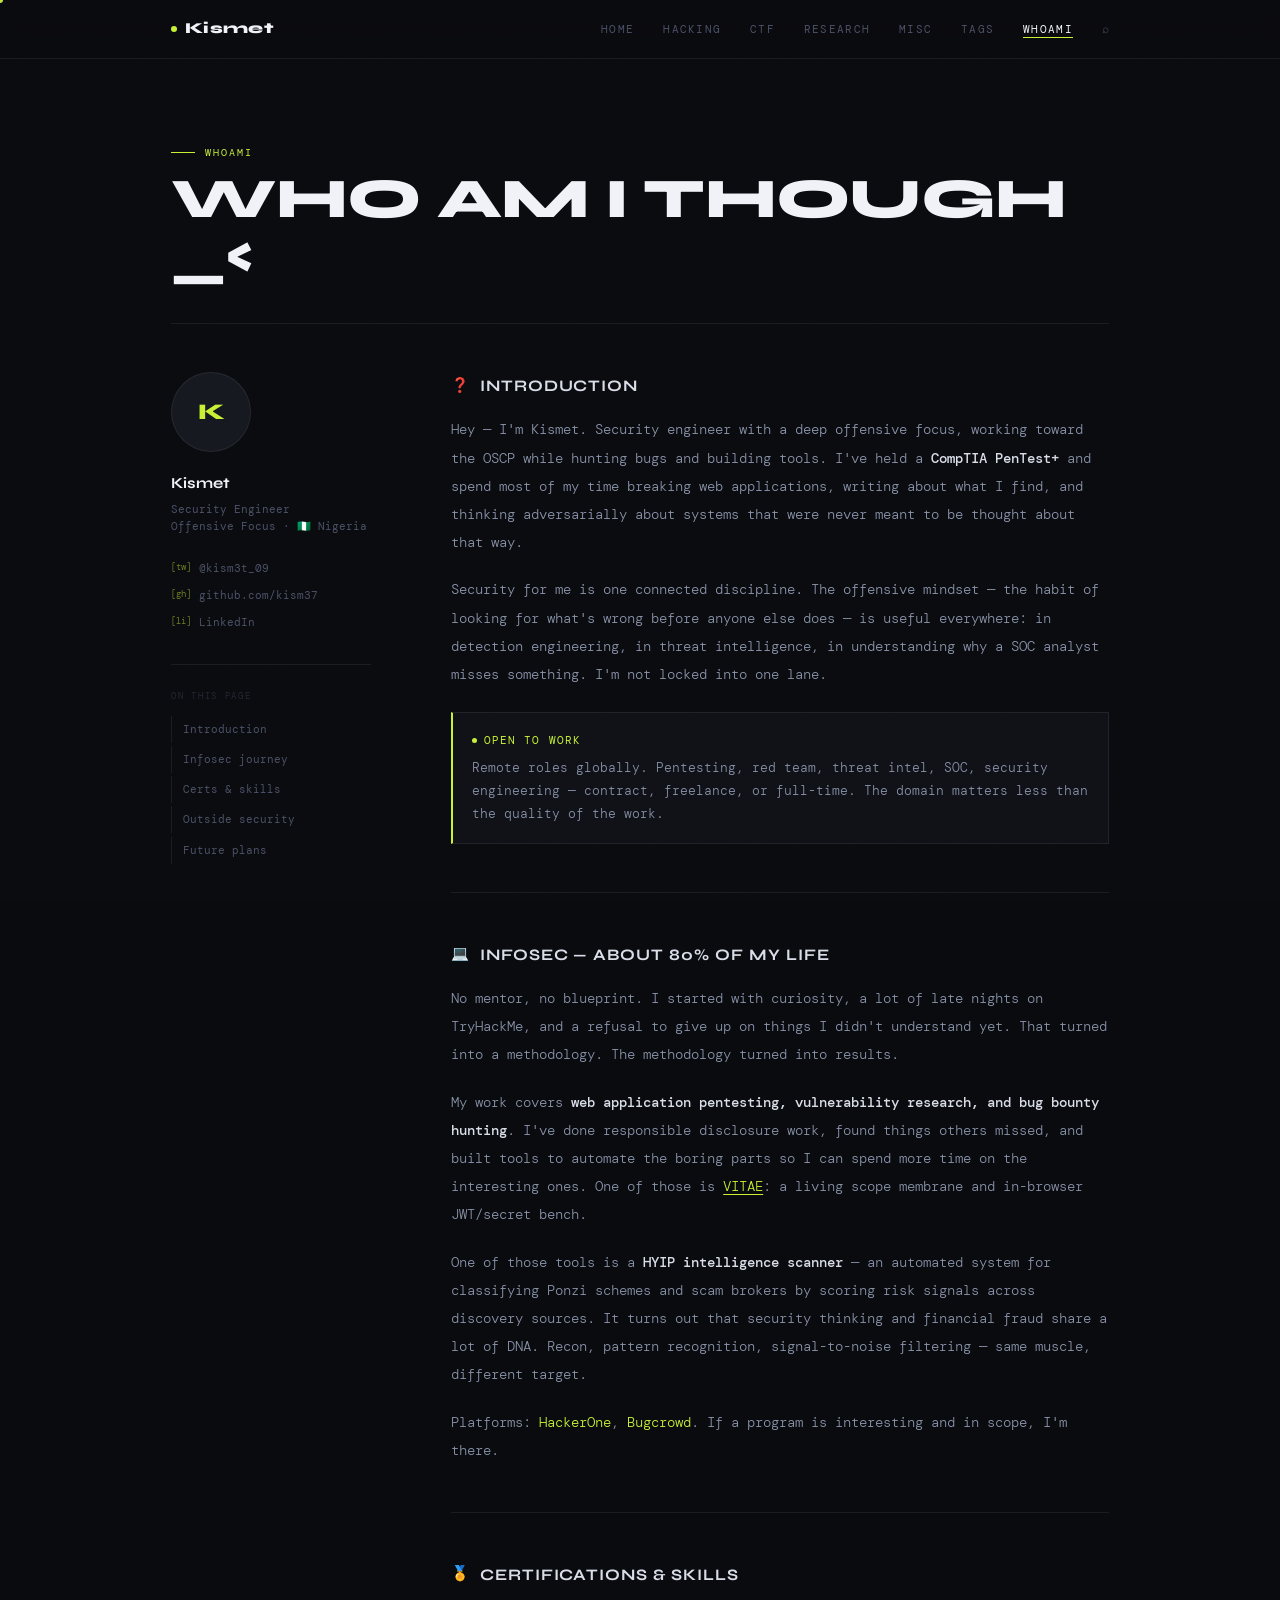
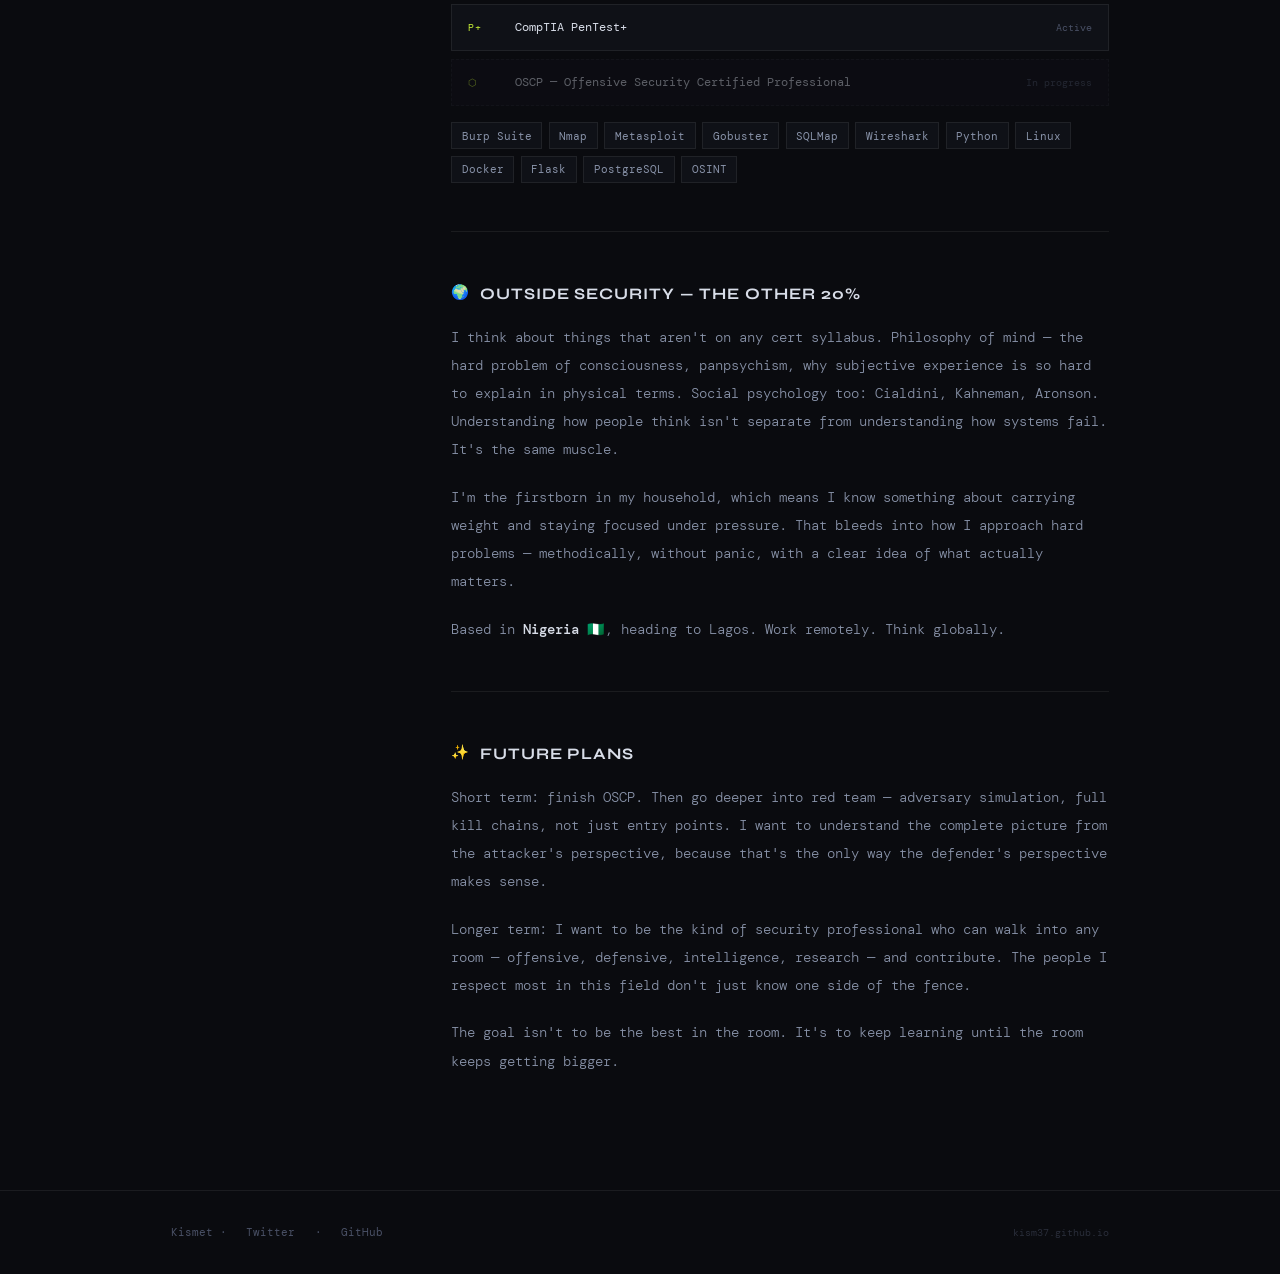
<file: whoami.html>
<!DOCTYPE html>
<html lang="en">
<head>
  <meta charset="UTF-8" />
  <meta name="viewport" content="width=device-width, initial-scale=1.0" />
  <title>Whoami — Kismet</title>
  <link rel="preconnect" href="https://fonts.googleapis.com" />
  <link rel="preconnect" href="https://fonts.gstatic.com" crossorigin />
  <link href="https://fonts.googleapis.com/css2?family=Instrument+Serif:ital@0;1&family=DM+Mono:wght@300;400;500&family=Syne:wght@400;700;800&display=swap" rel="stylesheet" />
  <link rel="stylesheet" href="assets/style.css" />
  <style>
    .whoami-wrap {
      display: grid;
      grid-template-columns: 200px 1fr;
      gap: 5rem;
      padding-top: 3rem;
    }
    /* Sidebar */
    .ws { position: sticky; top: 6rem; align-self: start; }
    .ws-avatar {
      width: 80px; height: 80px; border-radius: 50%;
      background: var(--ink3); border: 1px solid var(--rule);
      display: flex; align-items: center; justify-content: center;
      font-family: var(--sans); font-weight: 800;
      font-size: 1.4rem; color: var(--lime);
      margin-bottom: 1.2rem; overflow: hidden;
    }
    .ws-avatar img { width: 100%; height: 100%; object-fit: cover; border-radius: 50%; }
    .ws-name { font-family: var(--sans); font-weight: 700; font-size: .95rem; color: var(--white); margin-bottom: .2rem; }
    .ws-role { font-size: .7rem; color: var(--dim); line-height: 1.6; margin-bottom: 1.4rem; }
    .ws-link { display: flex; align-items: center; gap: .5rem; font-size: .7rem; color: var(--dim); text-decoration: none; margin-bottom: .5rem; transition: color .15s; }
    .ws-link:hover { color: var(--lime); }
    .ws-link-pre { font-size: .58rem; color: var(--lime); opacity: .5; min-width: 1.2rem; }
    .ws-toc { margin-top: 2rem; padding-top: 1.5rem; border-top: 1px solid var(--rule); }
    .ws-toc-label { font-size: .58rem; letter-spacing: .18em; text-transform: uppercase; color: var(--dim); opacity: .4; margin-bottom: .7rem; }
    .ws-toc a { display: block; font-size: .7rem; color: var(--dim); text-decoration: none; padding: .25rem 0; transition: color .15s; border-left: 1px solid var(--rule); padding-left: .7rem; margin-bottom: .2rem; }
    .ws-toc a:hover { color: var(--lime); border-left-color: var(--lime); }

    /* Article */
    .wa h2 {
      font-family: var(--sans); font-weight: 700;
      font-size: 1rem; letter-spacing: .06em; text-transform: uppercase;
      color: var(--bright); margin: 3rem 0 1rem;
      padding-top: 3rem; border-top: 1px solid var(--rule);
      display: flex; align-items: center; gap: .6rem;
    }
    .wa h2:first-child { margin-top: 0; padding-top: 0; border-top: none; }
    .wa h2 .emoji { font-size: .9rem; }
    .wa p {
      font-size: .88rem; font-weight: 300;
      color: var(--mid); line-height: 2;
      margin-bottom: 1.2rem;
    }
    .wa p strong { color: var(--bright); font-weight: 500; }
    .wa p em { color: var(--lime); font-style: normal; }
    .wa a { color: var(--lime); text-underline-offset: 3px; }
    .wa ul { margin: 0 0 1.2rem 0; list-style: none; display: flex; flex-direction: column; gap: .45rem; }
    .wa li { font-size: .86rem; font-weight: 300; color: var(--mid); padding-left: 1.2rem; position: relative; line-height: 1.75; }
    .wa li::before { content: '—'; position: absolute; left: 0; color: var(--lime); font-size: .7rem; }

    /* Cert list */
    .cert-row { display: flex; flex-direction: column; gap: .5rem; margin: 1rem 0; }
    .cert-item {
      display: flex; align-items: center; gap: .9rem;
      padding: .75rem 1rem; background: var(--ink2);
      border: 1px solid var(--rule); font-size: .78rem;
    }
    .ci-badge { font-size: .6rem; color: var(--lime); min-width: 2rem; letter-spacing: .06em; }
    .ci-name { color: var(--bright); flex: 1; }
    .ci-status { font-size: .65rem; color: var(--dim); }
    .cert-item.wip { opacity: .4; border-style: dashed; }

    /* Chips */
    .chips { display: flex; flex-wrap: wrap; gap: .4rem; margin: .8rem 0 1.2rem; }
    .chip { padding: .2rem .6rem; background: var(--ink2); border: 1px solid var(--rule); font-size: .68rem; color: var(--mid); }

    /* Open to work */
    .otw {
      padding: 1.1rem 1.2rem; background: var(--ink2);
      border: 1px solid var(--rule); border-left: 2px solid var(--lime);
      margin: 1.5rem 0;
    }
    .otw-h { font-size: .7rem; letter-spacing: .1em; text-transform: uppercase; color: var(--lime); margin-bottom: .4rem; display: flex; align-items: center; gap: .4rem; }
    .otw-h::before { content: ''; width: 5px; height: 5px; border-radius: 50%; background: var(--lime); animation: pulse 2s infinite; }
    @keyframes pulse { 0%,100%{box-shadow:0 0 0 0 rgba(200,241,53,.4)} 50%{box-shadow:0 0 0 4px rgba(200,241,53,0)} }
    .otw-b { font-size: .8rem; font-weight: 300; color: var(--mid); line-height: 1.8; }

    @media (max-width: 800px) { .whoami-wrap { grid-template-columns: 1fr; } .ws { position: static; } }
  </style>
</head>
<body>
  <div id="k-cur"></div>
  <div id="kprog"></div>
  <div class="grain"></div>

  <div class="search-overlay" id="k-search">
    <div class="search-box">
      <input class="search-input" id="k-sinput" type="text" placeholder="Search..." autocomplete="off" />
      <div class="search-hint">/ to open &nbsp;·&nbsp; esc to close</div>
      <div class="search-results" id="k-sresults"></div>
    </div>
  </div>

  <nav>
    <div class="nav-inner">
      <a class="nav-logo" href="/"><span class="nav-logo-dot"></span>Kismet</a>
      <ul class="nav-links">
        <li><a href="/">home</a></li>
        <li><a href="posts/hacking/">hacking</a></li>
        <li><a href="posts/ctf/">ctf</a></li>
        <li><a href="posts/research/">research</a></li>
        <li><a href="posts/misc/">misc</a></li>
        <li><a href="tags.html">tags</a></li>
        <li><a href="whoami.html" class="active">whoami</a></li>
        <li><button class="nav-search" data-search>⌕</button></li>
      </ul>
    </div>
  </nav>

  <div class="wrap page-body">
    <div class="ptitle rev">
      <div class="label">whoami</div>
      <h1>WHO AM I THOUGH _&lt;</h1>
    </div>

    <div class="whoami-wrap">
      <aside class="ws rev">
        <div class="ws-avatar">K</div>
        <!-- Swap the K above for: <img src="assets/img/avatar.jpg" alt="Kismet" /> -->
        <div class="ws-name">Kismet</div>
        <div class="ws-role">Security Engineer<br/>Offensive Focus · 🇳🇬 Nigeria</div>
        <a href="https://twitter.com/kism3t_09" class="ws-link" target="_blank" rel="noopener"><span class="ws-link-pre">[tw]</span> @kism3t_09</a>
        <a href="https://github.com/kism37" class="ws-link" target="_blank" rel="noopener"><span class="ws-link-pre">[gh]</span> github.com/kism37</a>
        <a href="https://linkedin.com/in/YOUR_HANDLE" class="ws-link" target="_blank" rel="noopener"><span class="ws-link-pre">[li]</span> LinkedIn</a>
        <div class="ws-toc">
          <div class="ws-toc-label">On this page</div>
          <a href="#intro">Introduction</a>
          <a href="#infosec">Infosec journey</a>
          <a href="#certs">Certs & skills</a>
          <a href="#outside">Outside security</a>
          <a href="#plans">Future plans</a>
        </div>
      </aside>

      <article class="wa rev">

        <h2 id="intro"><span class="emoji">❓</span> Introduction</h2>
        <p>
          Hey — I'm Kismet. Security engineer with a deep offensive focus, working toward the OSCP while hunting bugs and building tools. I've held a <strong>CompTIA PenTest+</strong> and spend most of my time breaking web applications, writing about what I find, and thinking adversarially about systems that were never meant to be thought about that way.
        </p>
        <p>
          Security for me is one connected discipline. The offensive mindset — the habit of looking for what's wrong before anyone else does — is useful everywhere: in detection engineering, in threat intelligence, in understanding why a SOC analyst misses something. I'm not locked into one lane.
        </p>
        <div class="otw">
          <div class="otw-h">Open to work</div>
          <div class="otw-b">Remote roles globally. Pentesting, red team, threat intel, SOC, security engineering — contract, freelance, or full-time. The domain matters less than the quality of the work.</div>
        </div>

        <h2 id="infosec"><span class="emoji">💻</span> Infosec — about 80% of my life</h2>
        <p>
          No mentor, no blueprint. I started with curiosity, a lot of late nights on TryHackMe, and a refusal to give up on things I didn't understand yet. That turned into a methodology. The methodology turned into results.
        </p>
        <p>
          My work covers <strong>web application pentesting, vulnerability research, and bug bounty hunting</strong>. I've done responsible disclosure work, found things others missed, and built tools to automate the boring parts so I can spend more time on the interesting ones. One of those is <a href="/vitae/">VITAE</a>: a living scope membrane and in-browser JWT/secret bench.
        </p>
        <p>
          One of those tools is a <strong>HYIP intelligence scanner</strong> — an automated system for classifying Ponzi schemes and scam brokers by scoring risk signals across discovery sources. It turns out that security thinking and financial fraud share a lot of DNA. Recon, pattern recognition, signal-to-noise filtering — same muscle, different target.
        </p>
        <p>
          Platforms: <em>HackerOne</em>, <em>Bugcrowd</em>. If a program is interesting and in scope, I'm there.
        </p>

        <h2 id="certs"><span class="emoji">🏅</span> Certifications & Skills</h2>
        <div class="cert-row">
          <div class="cert-item">
            <span class="ci-badge">P+</span>
            <span class="ci-name">CompTIA PenTest+</span>
            <span class="ci-status">Active</span>
          </div>
          <div class="cert-item wip">
            <span class="ci-badge">⬡</span>
            <span class="ci-name">OSCP — Offensive Security Certified Professional</span>
            <span class="ci-status">In progress</span>
          </div>
        </div>
        <div class="chips">
          <span class="chip">Burp Suite</span>
          <span class="chip">Nmap</span>
          <span class="chip">Metasploit</span>
          <span class="chip">Gobuster</span>
          <span class="chip">SQLMap</span>
          <span class="chip">Wireshark</span>
          <span class="chip">Python</span>
          <span class="chip">Linux</span>
          <span class="chip">Docker</span>
          <span class="chip">Flask</span>
          <span class="chip">PostgreSQL</span>
          <span class="chip">OSINT</span>
        </div>

        <h2 id="outside"><span class="emoji">🌍</span> Outside security — the other 20%</h2>
        <p>
          I think about things that aren't on any cert syllabus. Philosophy of mind — the hard problem of consciousness, panpsychism, why subjective experience is so hard to explain in physical terms. Social psychology too: Cialdini, Kahneman, Aronson. Understanding how people think isn't separate from understanding how systems fail. It's the same muscle.
        </p>
        <p>
          I'm the firstborn in my household, which means I know something about carrying weight and staying focused under pressure. That bleeds into how I approach hard problems — methodically, without panic, with a clear idea of what actually matters.
        </p>
        <p>
          Based in <strong>Nigeria 🇳🇬</strong>, heading to Lagos. Work remotely. Think globally.
        </p>

        <h2 id="plans"><span class="emoji">✨</span> Future plans</h2>
        <p>
          Short term: finish OSCP. Then go deeper into red team — adversary simulation, full kill chains, not just entry points. I want to understand the complete picture from the attacker's perspective, because that's the only way the defender's perspective makes sense.
        </p>
        <p>
          Longer term: I want to be the kind of security professional who can walk into any room — offensive, defensive, intelligence, research — and contribute. The people I respect most in this field don't just know one side of the fence.
        </p>
        <p>
          The goal isn't to be the best in the room. It's to keep learning until the room keeps getting bigger.
        </p>

      </article>
    </div>
  </div>

  <footer>
    <div class="foot-inner">
      <div class="foot-l">Kismet · <a href="https://twitter.com/kism3t_09" target="_blank" rel="noopener">Twitter</a> · <a href="https://github.com/kism37" target="_blank" rel="noopener">GitHub</a></div>
      <div class="foot-r">kism37.github.io</div>
    </div>
  </footer>

  <script src="assets/main.js"></script>
</body>
</html>
</file>
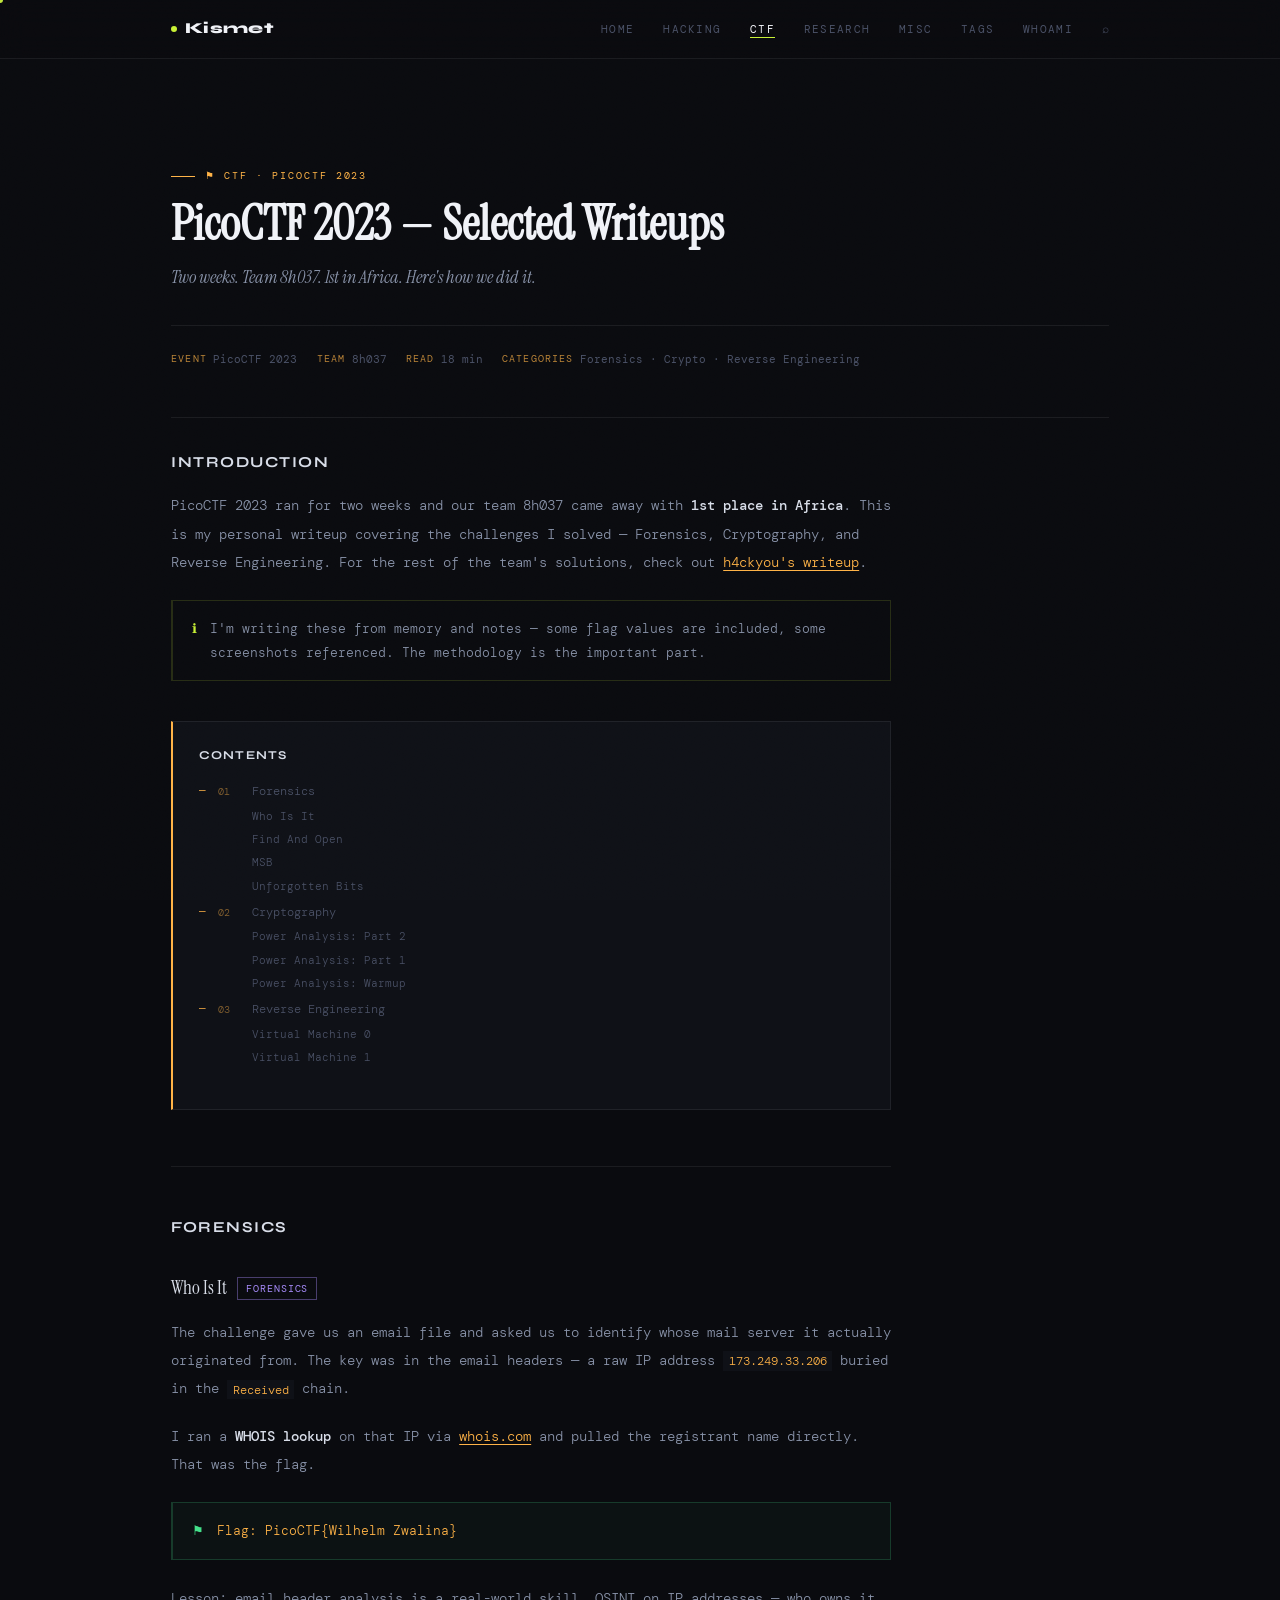
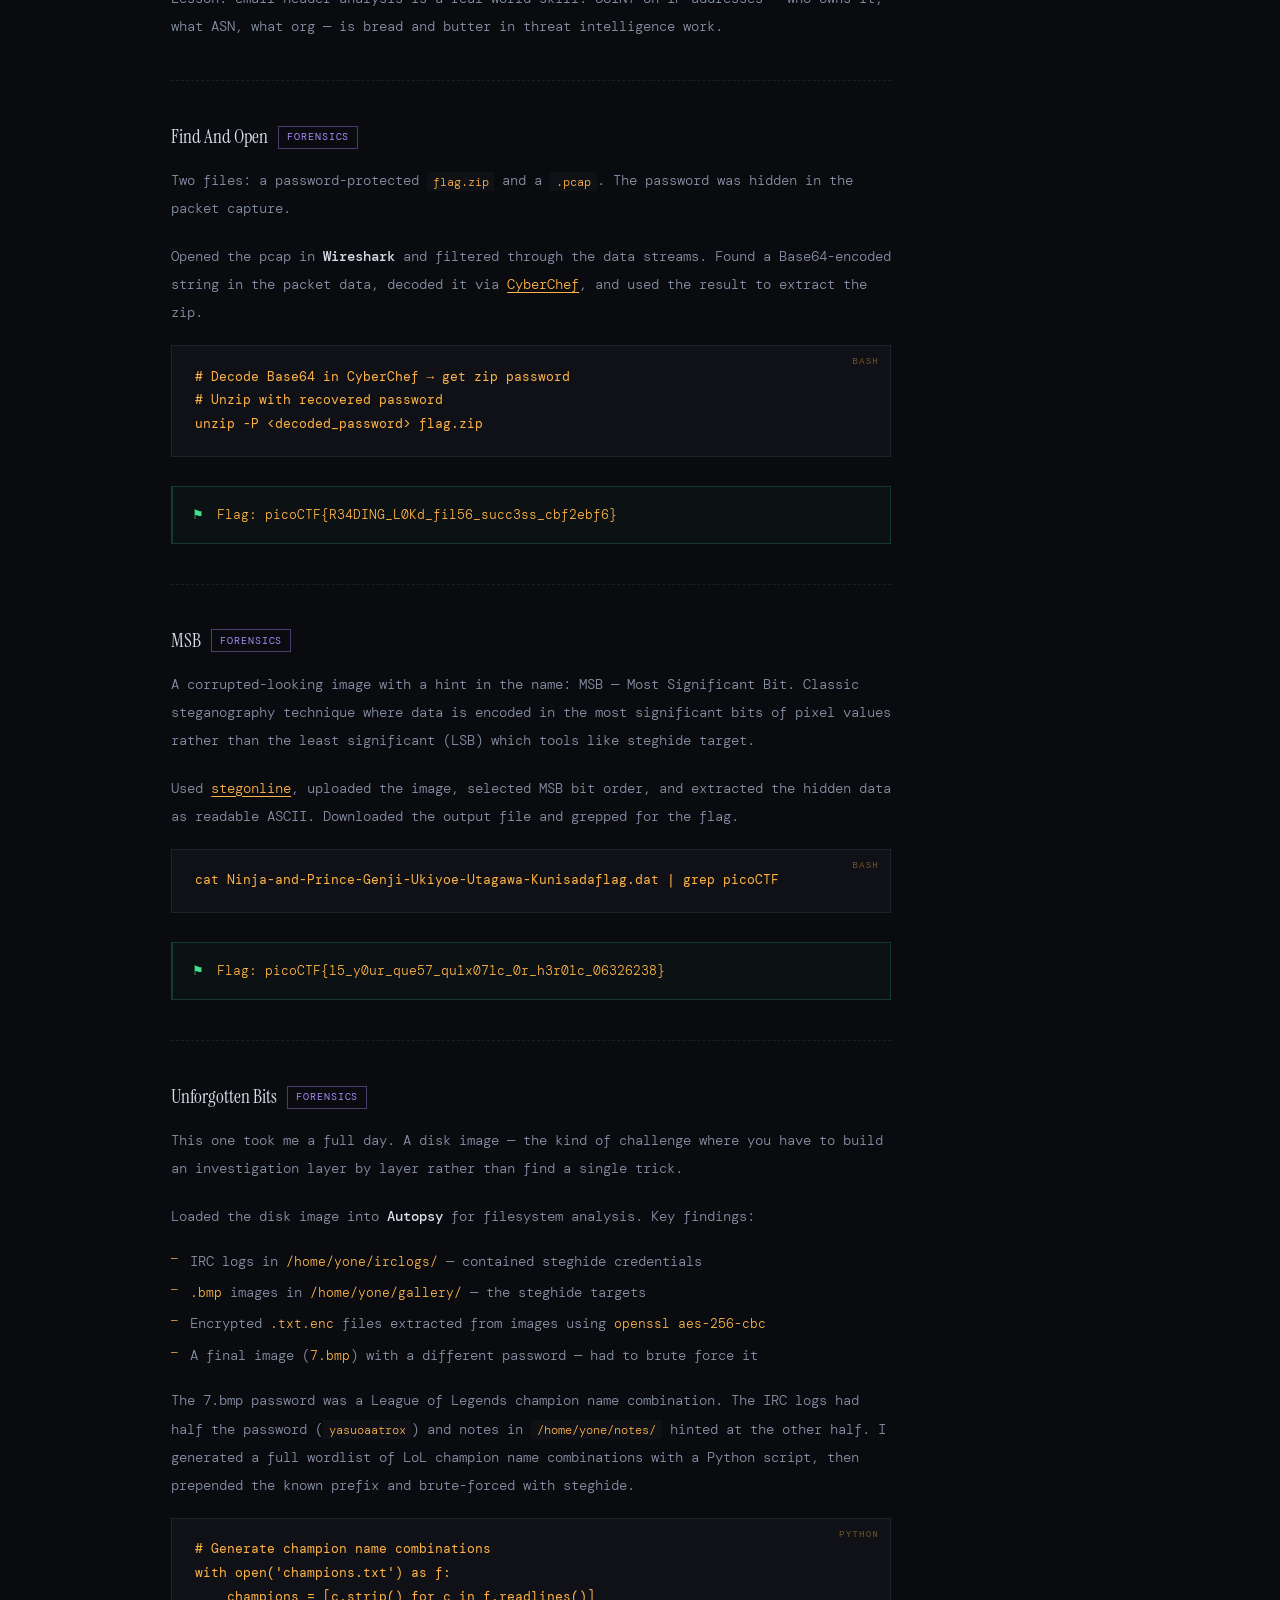
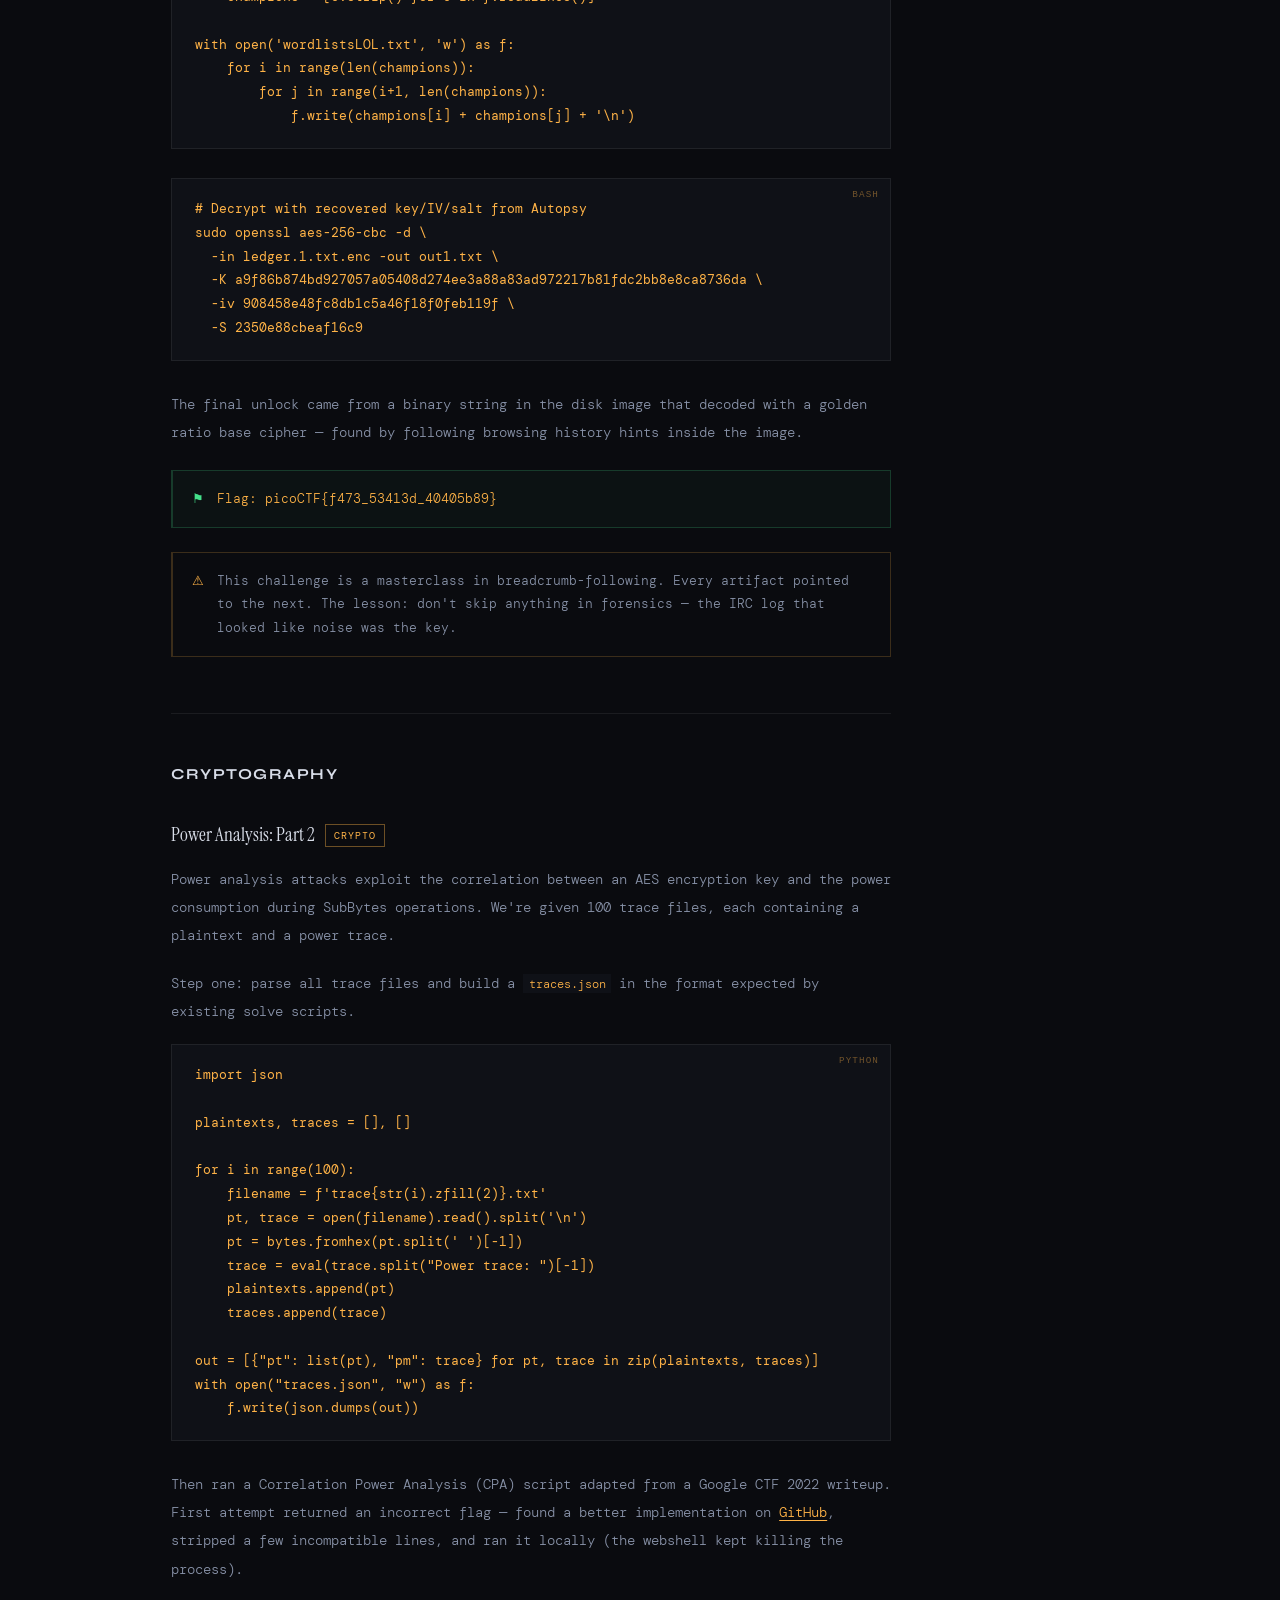
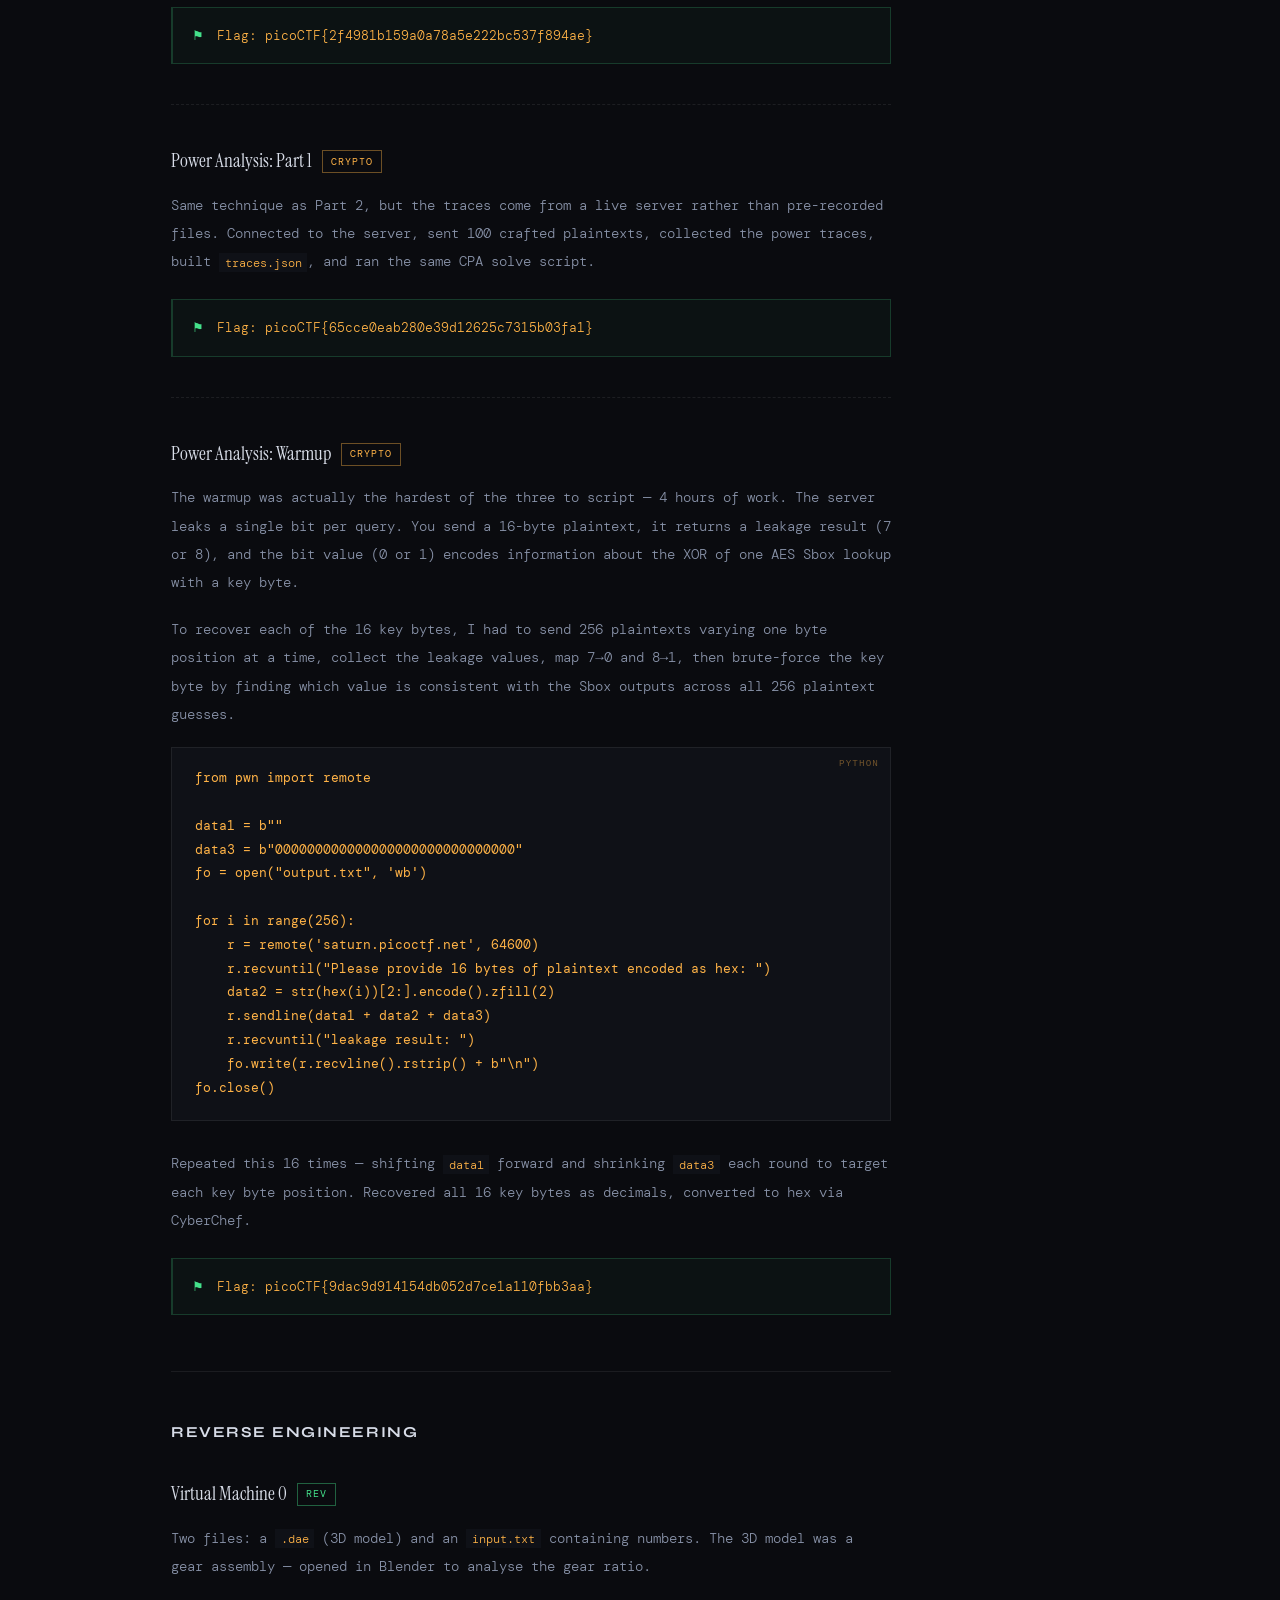
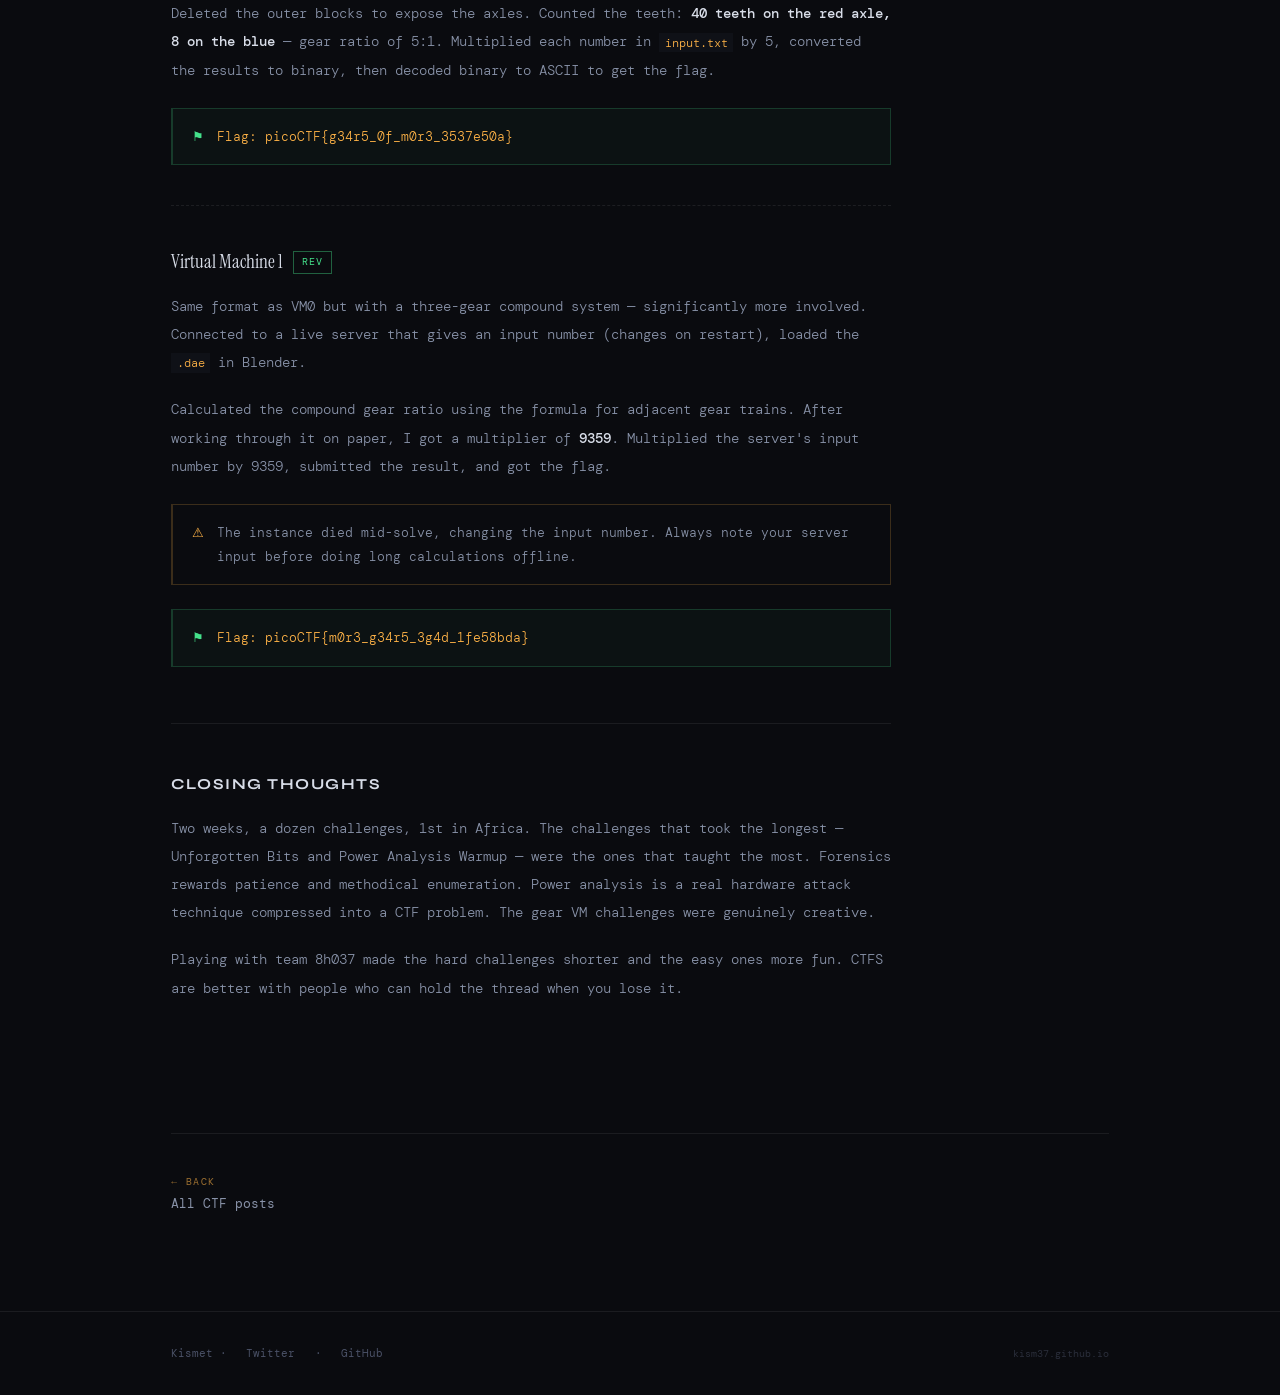
<file: posts/ctf/picoctf-2023.html>
<!DOCTYPE html>
<html lang="en">
<head>
  <meta charset="UTF-8" />
  <meta name="viewport" content="width=device-width, initial-scale=1.0" />
  <title>PicoCTF 2023 Writeup · Kismet</title>
  <link rel="preconnect" href="https://fonts.googleapis.com" />
  <link rel="preconnect" href="https://fonts.gstatic.com" crossorigin />
  <link href="https://fonts.googleapis.com/css2?family=Instrument+Serif:ital@0;1&family=DM+Mono:wght@300;400;500&family=Syne:wght@400;700;800&display=swap" rel="stylesheet" />
  <link rel="stylesheet" href="../../assets/style.css" />
  <style>
    .post-hero {
      padding: 5rem 0 3rem;
      border-bottom: 1px solid var(--rule);
    }
    .post-label {
      font-size: .62rem; letter-spacing: .2em; text-transform: uppercase;
      color: var(--amber); margin-bottom: .8rem;
      display: flex; align-items: center; gap: .6rem;
    }
    .post-label::before { content: ''; width: 1.5rem; height: 1px; background: var(--amber); }
    .post-title {
      font-family: 'Instrument Serif', serif;
      font-size: clamp(2rem, 5vw, 3rem);
      color: var(--white); line-height: 1.1; margin-bottom: .8rem;
    }
    .post-sub {
      font-family: 'Instrument Serif', serif;
      font-style: italic; font-size: 1.1rem;
      color: var(--mid); margin-bottom: 2rem;
    }
    .post-meta-row {
      display: flex; align-items: center; gap: 1.2rem;
      flex-wrap: wrap; padding-top: 1.5rem;
      border-top: 1px solid var(--rule);
    }
    .pmeta { font-size: .68rem; color: var(--dim); display: flex; align-items: center; gap: .4rem; }
    .pmeta-label { color: var(--amber); opacity: .7; font-size: .6rem; letter-spacing: .12em; text-transform: uppercase; }

    /* TOC */
    .toc {
      background: var(--ink2); border: 1px solid var(--rule);
      border-left: 2px solid var(--amber);
      padding: 1.4rem 1.6rem; margin: 2.5rem 0;
    }
    .toc-title { font-family: 'Syne', sans-serif; font-weight: 700; font-size: .75rem; letter-spacing: .1em; text-transform: uppercase; color: var(--bright); margin-bottom: 1rem; }
    .toc-list { list-style: none; display: flex; flex-direction: column; gap: .35rem; counter-reset: toc; }
    .toc-list li { counter-increment: toc; }
    .toc-list a { font-size: .75rem; color: var(--dim); text-decoration: none; display: flex; align-items: center; gap: .6rem; transition: color .15s; }
    .toc-list a::before { content: counter(toc, decimal-leading-zero); font-size: .6rem; color: var(--amber); opacity: .5; min-width: 1.5rem; }
    .toc-list a:hover { color: var(--amber); }
    .toc-sub { padding-left: 2.1rem; margin-top: .2rem; display: flex; flex-direction: column; gap: .2rem; }
    .toc-sub a { font-size: .7rem; }
    .toc-sub a::before { display: none; }

    /* Article */
    article { padding: 2rem 0 5rem; max-width: 720px; }
    article h2 {
      font-family: 'Syne', sans-serif; font-weight: 700;
      font-size: .95rem; letter-spacing: .1em; text-transform: uppercase;
      color: var(--bright); margin: 3.5rem 0 1rem;
      padding-top: 3rem; border-top: 1px solid var(--rule);
    }
    article h2:first-child { margin-top: 0; padding-top: 0; border-top: none; }
    article h3 {
      font-family: 'Instrument Serif', serif;
      font-size: 1.2rem; color: var(--bright);
      margin: 2rem 0 .8rem; font-weight: normal;
      display: flex; align-items: center; gap: .6rem;
    }
    article h3 .cat-tag {
      font-family: 'DM Mono', monospace;
      font-size: .6rem; letter-spacing: .1em; text-transform: uppercase;
      padding: .15rem .5rem; border: 1px solid;
      font-style: normal;
    }
    article h3 .cat-tag.forensics { border-color: rgba(167,139,250,.4); color: #a78bfa; }
    article h3 .cat-tag.crypto    { border-color: rgba(255,179,71,.4);  color: var(--amber); }
    article h3 .cat-tag.rev       { border-color: rgba(68,224,138,.4);  color: var(--green); }
    article p { font-size: .88rem; font-weight: 300; color: var(--mid); line-height: 2; margin-bottom: 1.2rem; }
    article p strong { color: var(--bright); font-weight: 500; }
    article p em { color: var(--amber); font-style: normal; }
    article ul { margin: 0 0 1.2rem 0; list-style: none; display: flex; flex-direction: column; gap: .4rem; }
    article li { font-size: .86rem; font-weight: 300; color: var(--mid); padding-left: 1.2rem; position: relative; line-height: 1.8; }
    article li::before { content: '—'; position: absolute; left: 0; color: var(--amber); font-size: .7rem; }
    article pre { background: var(--ink2); border: 1px solid var(--rule); padding: 1.2rem 1.4rem; overflow-x: auto; margin: 1.2rem 0 1.8rem; position: relative; }
    article pre::after { content: attr(data-lang); position: absolute; top: .5rem; right: .7rem; font-size: .58rem; letter-spacing: .12em; text-transform: uppercase; color: var(--amber); opacity: .4; }
    article code { font-family: 'DM Mono', monospace; font-size: .8rem; color: var(--amber); line-height: 1.7; }
    article p code { background: var(--ink2); padding: .1rem .35rem; font-size: .78rem; }
    article a { color: var(--amber); text-underline-offset: 3px; }

    /* Callouts */
    .note { padding: 1rem 1.2rem; border: 1px solid; border-left: 2px solid; margin: 1.5rem 0; display: flex; gap: .8rem; align-items: flex-start; font-size: .82rem; font-weight: 300; line-height: 1.8; }
    .note.flag  { border-color: rgba(68,224,138,.2); color: var(--mid); background: rgba(68,224,138,.03); }
    .note.flag .ni { color: var(--green); flex-shrink: 0; }
    .note.info  { border-color: rgba(200,241,53,.15); color: var(--mid); }
    .note.info .ni { color: var(--lime); flex-shrink: 0; }
    .note.warn  { border-color: rgba(255,179,71,.2); color: var(--mid); }
    .note.warn .ni { color: var(--amber); flex-shrink: 0; }

    /* Challenge divider */
    .chall-divider { border: none; border-top: 1px dashed rgba(255,255,255,.08); margin: 2.5rem 0; }

    /* Post nav */
    .post-nav { display: flex; justify-content: space-between; padding-top: 2.5rem; border-top: 1px solid var(--rule); margin-top: 2rem; flex-wrap: wrap; gap: 1rem; }
    .pn-link { text-decoration: none; display: flex; flex-direction: column; gap: .2rem; max-width: 45%; }
    .pn-dir { font-size: .6rem; letter-spacing: .15em; text-transform: uppercase; color: var(--amber); opacity: .6; }
    .pn-title { font-size: .8rem; color: var(--mid); transition: color .15s; }
    .pn-link:hover .pn-title { color: var(--white); }
    .pn-link.right { text-align: right; margin-left: auto; }

    #kprog { position: fixed; top: 0; left: 0; height: 1px; background: var(--amber); z-index: 999; width: 0%; }
  </style>
</head>
<body>
  <div id="k-cur"></div>
  <div id="kprog"></div>
  <div class="grain"></div>

  <div class="search-overlay" id="k-search">
    <div class="search-box">
      <input class="search-input" id="k-sinput" type="text" placeholder="Search..." autocomplete="off" />
      <div class="search-hint">esc to close</div>
      <div class="search-results" id="k-sresults"></div>
    </div>
  </div>

  <nav><div class="nav-inner">
    <a class="nav-logo" href="/"><span class="nav-logo-dot"></span>Kismet</a>
    <ul class="nav-links">
      <li><a href="/">home</a></li>
      <li><a href="../hacking/">hacking</a></li>
      <li><a href="../ctf/" class="active">ctf</a></li>
      <li><a href="../research/">research</a></li>
      <li><a href="../misc/">misc</a></li>
      <li><a href="../../tags.html">tags</a></li>
      <li><a href="../../whoami.html">whoami</a></li>
      <li><button class="nav-search" data-search>⌕</button></li>
    </ul>
  </div></nav>

  <div class="wrap page-body">

    <div class="post-hero">
      <div class="post-label">⚑ CTF · PicoCTF 2023</div>
      <h1 class="post-title">PicoCTF 2023 — Selected Writeups</h1>
      <p class="post-sub">Two weeks. Team 8h037. 1st in Africa. Here's how we did it.</p>
      <div class="post-meta-row">
        <div class="pmeta"><span class="pmeta-label">Event</span> PicoCTF 2023</div>
        <div class="pmeta"><span class="pmeta-label">Team</span> 8h037</div>
        <div class="pmeta"><span class="pmeta-label">Read</span> 18 min</div>
        <div class="pmeta"><span class="pmeta-label">Categories</span> Forensics · Crypto · Reverse Engineering</div>
      </div>
    </div>

    <article>

      <h2 id="intro">Introduction</h2>
      <p>
        PicoCTF 2023 ran for two weeks and our team 8h037 came away with <strong>1st place in Africa</strong>. This is my personal writeup covering the challenges I solved — Forensics, Cryptography, and Reverse Engineering. For the rest of the team's solutions, check out <a href="https://h4ckyou.github.io/posts/ctf/picoctf/writeup.html" target="_blank" rel="noopener">h4ckyou's writeup</a>.
      </p>
      <div class="note info">
        <span class="ni">ℹ</span>
        <span>I'm writing these from memory and notes — some flag values are included, some screenshots referenced. The methodology is the important part.</span>
      </div>

      <div class="toc">
        <div class="toc-title">Contents</div>
        <ul class="toc-list">
          <li><a href="#forensics">Forensics</a>
            <div class="toc-sub">
              <a href="#whoisit">Who Is It</a>
              <a href="#findandopen">Find And Open</a>
              <a href="#msb">MSB</a>
              <a href="#unforgottenbits">Unforgotten Bits</a>
            </div>
          </li>
          <li><a href="#crypto">Cryptography</a>
            <div class="toc-sub">
              <a href="#pa2">Power Analysis: Part 2</a>
              <a href="#pa1">Power Analysis: Part 1</a>
              <a href="#pawarmup">Power Analysis: Warmup</a>
            </div>
          </li>
          <li><a href="#rev">Reverse Engineering</a>
            <div class="toc-sub">
              <a href="#vm0">Virtual Machine 0</a>
              <a href="#vm1">Virtual Machine 1</a>
            </div>
          </li>
        </ul>
      </div>

      <!-- ══════════════════════════════════════ FORENSICS ══ -->
      <h2 id="forensics">Forensics</h2>

      <h3 id="whoisit">Who Is It <span class="cat-tag forensics">Forensics</span></h3>
      <p>
        The challenge gave us an email file and asked us to identify whose mail server it actually originated from. The key was in the email headers — a raw IP address <code>173.249.33.206</code> buried in the <code>Received</code> chain.
      </p>
      <p>
        I ran a <strong>WHOIS lookup</strong> on that IP via <a href="https://www.whois.com/" target="_blank" rel="noopener">whois.com</a> and pulled the registrant name directly. That was the flag.
      </p>
      <div class="note flag">
        <span class="ni">⚑</span>
        <span><code>Flag: PicoCTF{Wilhelm Zwalina}</code></span>
      </div>
      <p>
        Lesson: email header analysis is a real-world skill. OSINT on IP addresses — who owns it, what ASN, what org — is bread and butter in threat intelligence work.
      </p>

      <hr class="chall-divider" />

      <h3 id="findandopen">Find And Open <span class="cat-tag forensics">Forensics</span></h3>
      <p>
        Two files: a password-protected <code>flag.zip</code> and a <code>.pcap</code>. The password was hidden in the packet capture.
      </p>
      <p>
        Opened the pcap in <strong>Wireshark</strong> and filtered through the data streams. Found a Base64-encoded string in the packet data, decoded it via <a href="https://gchq.github.io/CyberChef/" target="_blank" rel="noopener">CyberChef</a>, and used the result to extract the zip.
      </p>
      <pre data-lang="bash"><code># Decode Base64 in CyberChef → get zip password
# Unzip with recovered password
unzip -P &lt;decoded_password&gt; flag.zip</code></pre>
      <div class="note flag">
        <span class="ni">⚑</span>
        <span><code>Flag: picoCTF{R34DING_L0Kd_fil56_succ3ss_cbf2ebf6}</code></span>
      </div>

      <hr class="chall-divider" />

      <h3 id="msb">MSB <span class="cat-tag forensics">Forensics</span></h3>
      <p>
        A corrupted-looking image with a hint in the name: MSB — Most Significant Bit. Classic steganography technique where data is encoded in the most significant bits of pixel values rather than the least significant (LSB) which tools like steghide target.
      </p>
      <p>
        Used <a href="https://stegonline.georgeom.net/upload" target="_blank" rel="noopener">stegonline</a>, uploaded the image, selected MSB bit order, and extracted the hidden data as readable ASCII. Downloaded the output file and grepped for the flag.
      </p>
      <pre data-lang="bash"><code>cat Ninja-and-Prince-Genji-Ukiyoe-Utagawa-Kunisadaflag.dat | grep picoCTF</code></pre>
      <div class="note flag">
        <span class="ni">⚑</span>
        <span><code>Flag: picoCTF{15_y0ur_que57_qu1x071c_0r_h3r01c_06326238}</code></span>
      </div>

      <hr class="chall-divider" />

      <h3 id="unforgottenbits">Unforgotten Bits <span class="cat-tag forensics">Forensics</span></h3>
      <p>
        This one took me a full day. A disk image — the kind of challenge where you have to build an investigation layer by layer rather than find a single trick.
      </p>
      <p>
        Loaded the disk image into <strong>Autopsy</strong> for filesystem analysis. Key findings:
      </p>
      <ul>
        <li>IRC logs in <code>/home/yone/irclogs/</code> — contained steghide credentials</li>
        <li><code>.bmp</code> images in <code>/home/yone/gallery/</code> — the steghide targets</li>
        <li>Encrypted <code>.txt.enc</code> files extracted from images using <code>openssl aes-256-cbc</code></li>
        <li>A final image (<code>7.bmp</code>) with a different password — had to brute force it</li>
      </ul>
      <p>
        The 7.bmp password was a League of Legends champion name combination. The IRC logs had half the password (<code>yasuoaatrox</code>) and notes in <code>/home/yone/notes/</code> hinted at the other half. I generated a full wordlist of LoL champion name combinations with a Python script, then prepended the known prefix and brute-forced with steghide.
      </p>
      <pre data-lang="python"><code># Generate champion name combinations
with open('champions.txt') as f:
    champions = [c.strip() for c in f.readlines()]

with open('wordlistsLOL.txt', 'w') as f:
    for i in range(len(champions)):
        for j in range(i+1, len(champions)):
            f.write(champions[i] + champions[j] + '\n')</code></pre>
      <pre data-lang="bash"><code># Decrypt with recovered key/IV/salt from Autopsy
sudo openssl aes-256-cbc -d \
  -in ledger.1.txt.enc -out out1.txt \
  -K a9f86b874bd927057a05408d274ee3a88a83ad972217b81fdc2bb8e8ca8736da \
  -iv 908458e48fc8db1c5a46f18f0feb119f \
  -S 2350e88cbeaf16c9</code></pre>
      <p>
        The final unlock came from a binary string in the disk image that decoded with a golden ratio base cipher — found by following browsing history hints inside the image.
      </p>
      <div class="note flag">
        <span class="ni">⚑</span>
        <span><code>Flag: picoCTF{f473_53413d_40405b89}</code></span>
      </div>
      <div class="note warn">
        <span class="ni">⚠</span>
        <span>This challenge is a masterclass in breadcrumb-following. Every artifact pointed to the next. The lesson: don't skip anything in forensics — the IRC log that looked like noise was the key.</span>
      </div>

      <!-- ══════════════════════════════════════ CRYPTO ══ -->
      <h2 id="crypto">Cryptography</h2>

      <h3 id="pa2">Power Analysis: Part 2 <span class="cat-tag crypto">Crypto</span></h3>
      <p>
        Power analysis attacks exploit the correlation between an AES encryption key and the power consumption during SubBytes operations. We're given 100 trace files, each containing a plaintext and a power trace.
      </p>
      <p>
        Step one: parse all trace files and build a <code>traces.json</code> in the format expected by existing solve scripts.
      </p>
      <pre data-lang="python"><code>import json

plaintexts, traces = [], []

for i in range(100):
    filename = f'trace{str(i).zfill(2)}.txt'
    pt, trace = open(filename).read().split('\n')
    pt = bytes.fromhex(pt.split(' ')[-1])
    trace = eval(trace.split("Power trace: ")[-1])
    plaintexts.append(pt)
    traces.append(trace)

out = [{"pt": list(pt), "pm": trace} for pt, trace in zip(plaintexts, traces)]
with open("traces.json", "w") as f:
    f.write(json.dumps(out))</code></pre>
      <p>
        Then ran a Correlation Power Analysis (CPA) script adapted from a Google CTF 2022 writeup. First attempt returned an incorrect flag — found a better implementation on <a href="https://github.com/pkiluke/google-ctf-2022/blob/main/electric-mayhem-cls.py" target="_blank" rel="noopener">GitHub</a>, stripped a few incompatible lines, and ran it locally (the webshell kept killing the process).
      </p>
      <div class="note flag">
        <span class="ni">⚑</span>
        <span><code>Flag: picoCTF{2f4981b159a0a78a5e222bc537f894ae}</code></span>
      </div>

      <hr class="chall-divider" />

      <h3 id="pa1">Power Analysis: Part 1 <span class="cat-tag crypto">Crypto</span></h3>
      <p>
        Same technique as Part 2, but the traces come from a live server rather than pre-recorded files. Connected to the server, sent 100 crafted plaintexts, collected the power traces, built <code>traces.json</code>, and ran the same CPA solve script.
      </p>
      <div class="note flag">
        <span class="ni">⚑</span>
        <span><code>Flag: picoCTF{65cce0eab280e39d12625c7315b03fa1}</code></span>
      </div>

      <hr class="chall-divider" />

      <h3 id="pawarmup">Power Analysis: Warmup <span class="cat-tag crypto">Crypto</span></h3>
      <p>
        The warmup was actually the hardest of the three to script — 4 hours of work. The server leaks a single bit per query. You send a 16-byte plaintext, it returns a leakage result (7 or 8), and the bit value (0 or 1) encodes information about the XOR of one AES Sbox lookup with a key byte.
      </p>
      <p>
        To recover each of the 16 key bytes, I had to send 256 plaintexts varying one byte position at a time, collect the leakage values, map 7→0 and 8→1, then brute-force the key byte by finding which value is consistent with the Sbox outputs across all 256 plaintext guesses.
      </p>
      <pre data-lang="python"><code>from pwn import remote

data1 = b""
data3 = b"000000000000000000000000000000"
fo = open("output.txt", 'wb')

for i in range(256):
    r = remote('saturn.picoctf.net', 64600)
    r.recvuntil("Please provide 16 bytes of plaintext encoded as hex: ")
    data2 = str(hex(i))[2:].encode().zfill(2)
    r.sendline(data1 + data2 + data3)
    r.recvuntil("leakage result: ")
    fo.write(r.recvline().rstrip() + b"\n")
fo.close()</code></pre>
      <p>
        Repeated this 16 times — shifting <code>data1</code> forward and shrinking <code>data3</code> each round to target each key byte position. Recovered all 16 key bytes as decimals, converted to hex via CyberChef.
      </p>
      <div class="note flag">
        <span class="ni">⚑</span>
        <span><code>Flag: picoCTF{9dac9d914154db052d7ce1a110fbb3aa}</code></span>
      </div>

      <!-- ══════════════════════════════════════ REV ══ -->
      <h2 id="rev">Reverse Engineering</h2>

      <h3 id="vm0">Virtual Machine 0 <span class="cat-tag rev">Rev</span></h3>
      <p>
        Two files: a <code>.dae</code> (3D model) and an <code>input.txt</code> containing numbers. The 3D model was a gear assembly — opened in Blender to analyse the gear ratio.
      </p>
      <p>
        Deleted the outer blocks to expose the axles. Counted the teeth: <strong>40 teeth on the red axle, 8 on the blue</strong> — gear ratio of 5:1. Multiplied each number in <code>input.txt</code> by 5, converted the results to binary, then decoded binary to ASCII to get the flag.
      </p>
      <div class="note flag">
        <span class="ni">⚑</span>
        <span><code>Flag: picoCTF{g34r5_0f_m0r3_3537e50a}</code></span>
      </div>

      <hr class="chall-divider" />

      <h3 id="vm1">Virtual Machine 1 <span class="cat-tag rev">Rev</span></h3>
      <p>
        Same format as VM0 but with a three-gear compound system — significantly more involved. Connected to a live server that gives an input number (changes on restart), loaded the <code>.dae</code> in Blender.
      </p>
      <p>
        Calculated the compound gear ratio using the formula for adjacent gear trains. After working through it on paper, I got a multiplier of <strong>9359</strong>. Multiplied the server's input number by 9359, submitted the result, and got the flag.
      </p>
      <div class="note warn">
        <span class="ni">⚠</span>
        <span>The instance died mid-solve, changing the input number. Always note your server input before doing long calculations offline.</span>
      </div>
      <div class="note flag">
        <span class="ni">⚑</span>
        <span><code>Flag: picoCTF{m0r3_g34r5_3g4d_1fe58bda}</code></span>
      </div>

      <h2 id="outro">Closing Thoughts</h2>
      <p>
        Two weeks, a dozen challenges, 1st in Africa. The challenges that took the longest — Unforgotten Bits and Power Analysis Warmup — were the ones that taught the most. Forensics rewards patience and methodical enumeration. Power analysis is a real hardware attack technique compressed into a CTF problem. The gear VM challenges were genuinely creative.
      </p>
      <p>
        Playing with team 8h037 made the hard challenges shorter and the easy ones more fun. CTFS are better with people who can hold the thread when you lose it.
      </p>

    </article>

    <div class="post-nav">
      <a class="pn-link" href="../ctf/">
        <span class="pn-dir">← Back</span>
        <span class="pn-title">All CTF posts</span>
      </a>
    </div>

  </div>

  <footer><div class="foot-inner">
    <div class="foot-l">Kismet · <a href="https://twitter.com/kism3t_09" target="_blank" rel="noopener">Twitter</a> · <a href="https://github.com/kism37" target="_blank" rel="noopener">GitHub</a></div>
    <div class="foot-r">kism37.github.io</div>
  </div></footer>

  <script src="../../assets/main.js"></script>
</body>
</html>
</file>
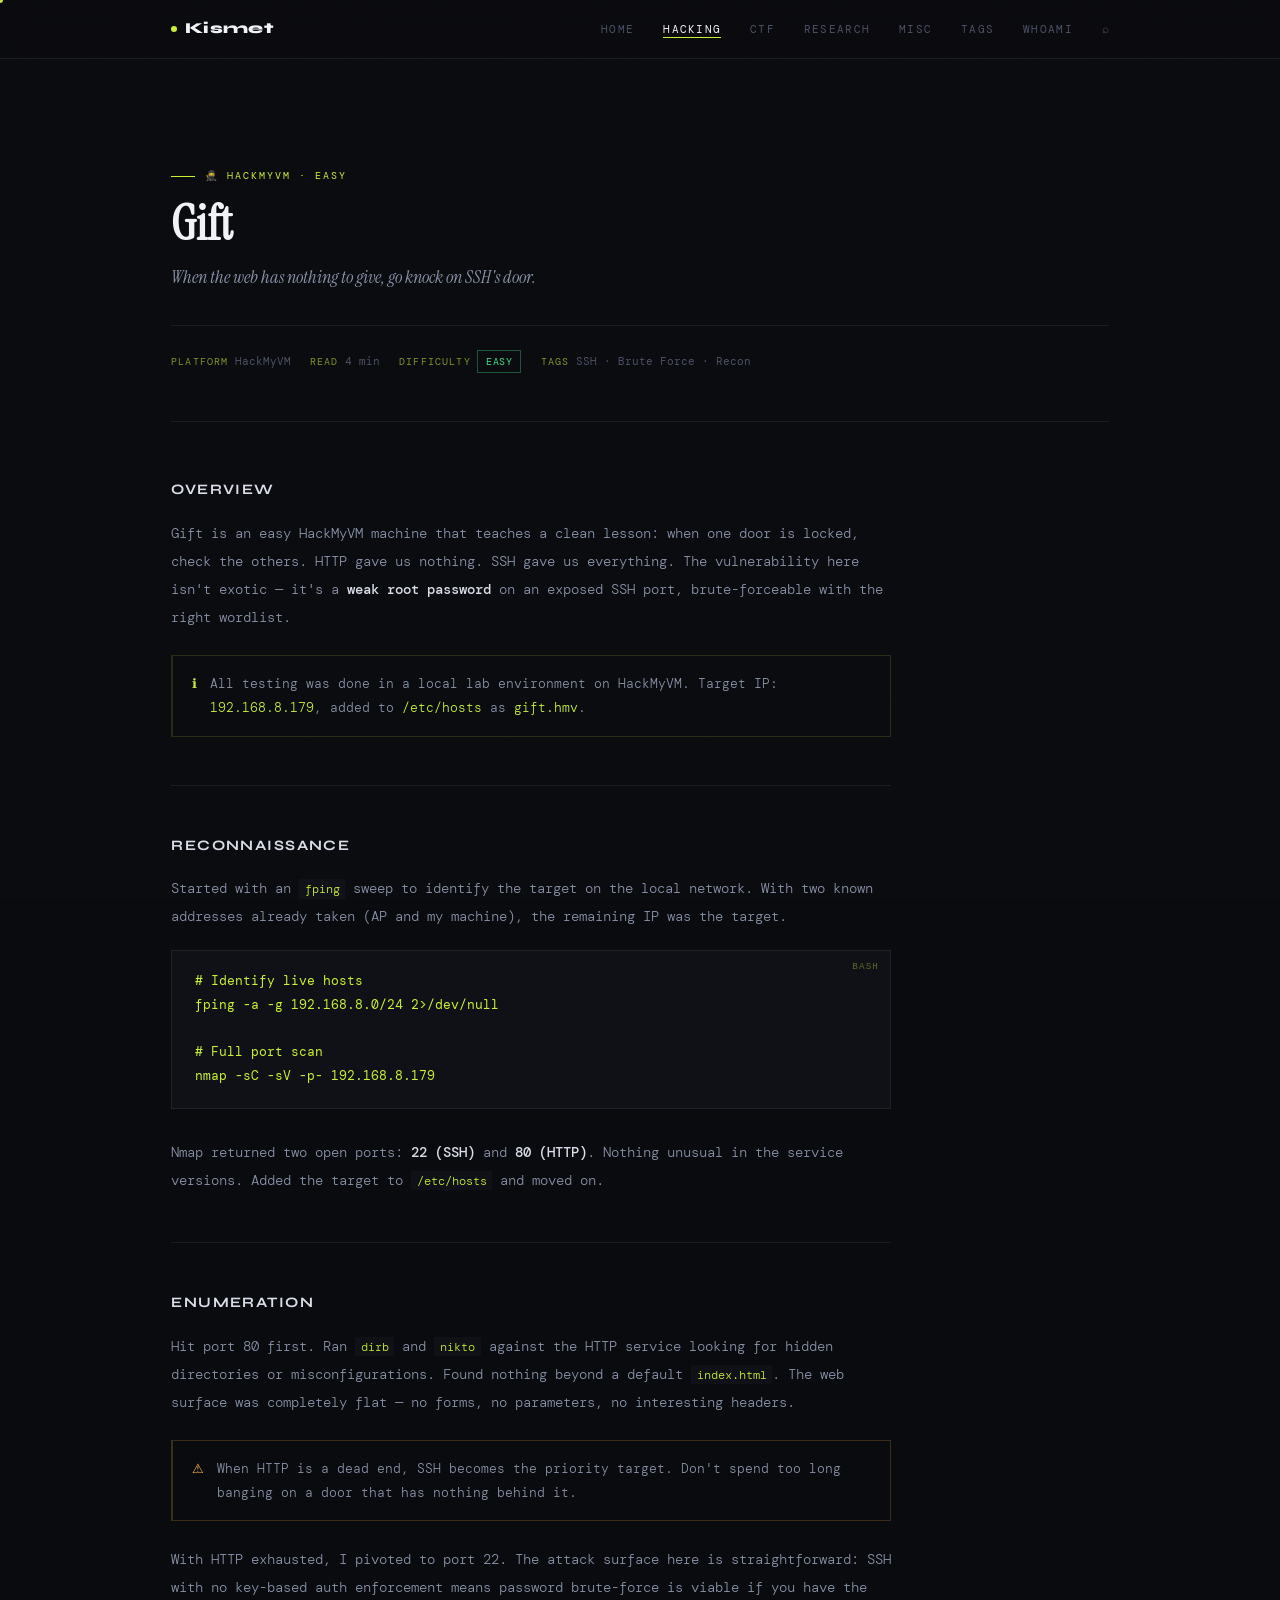
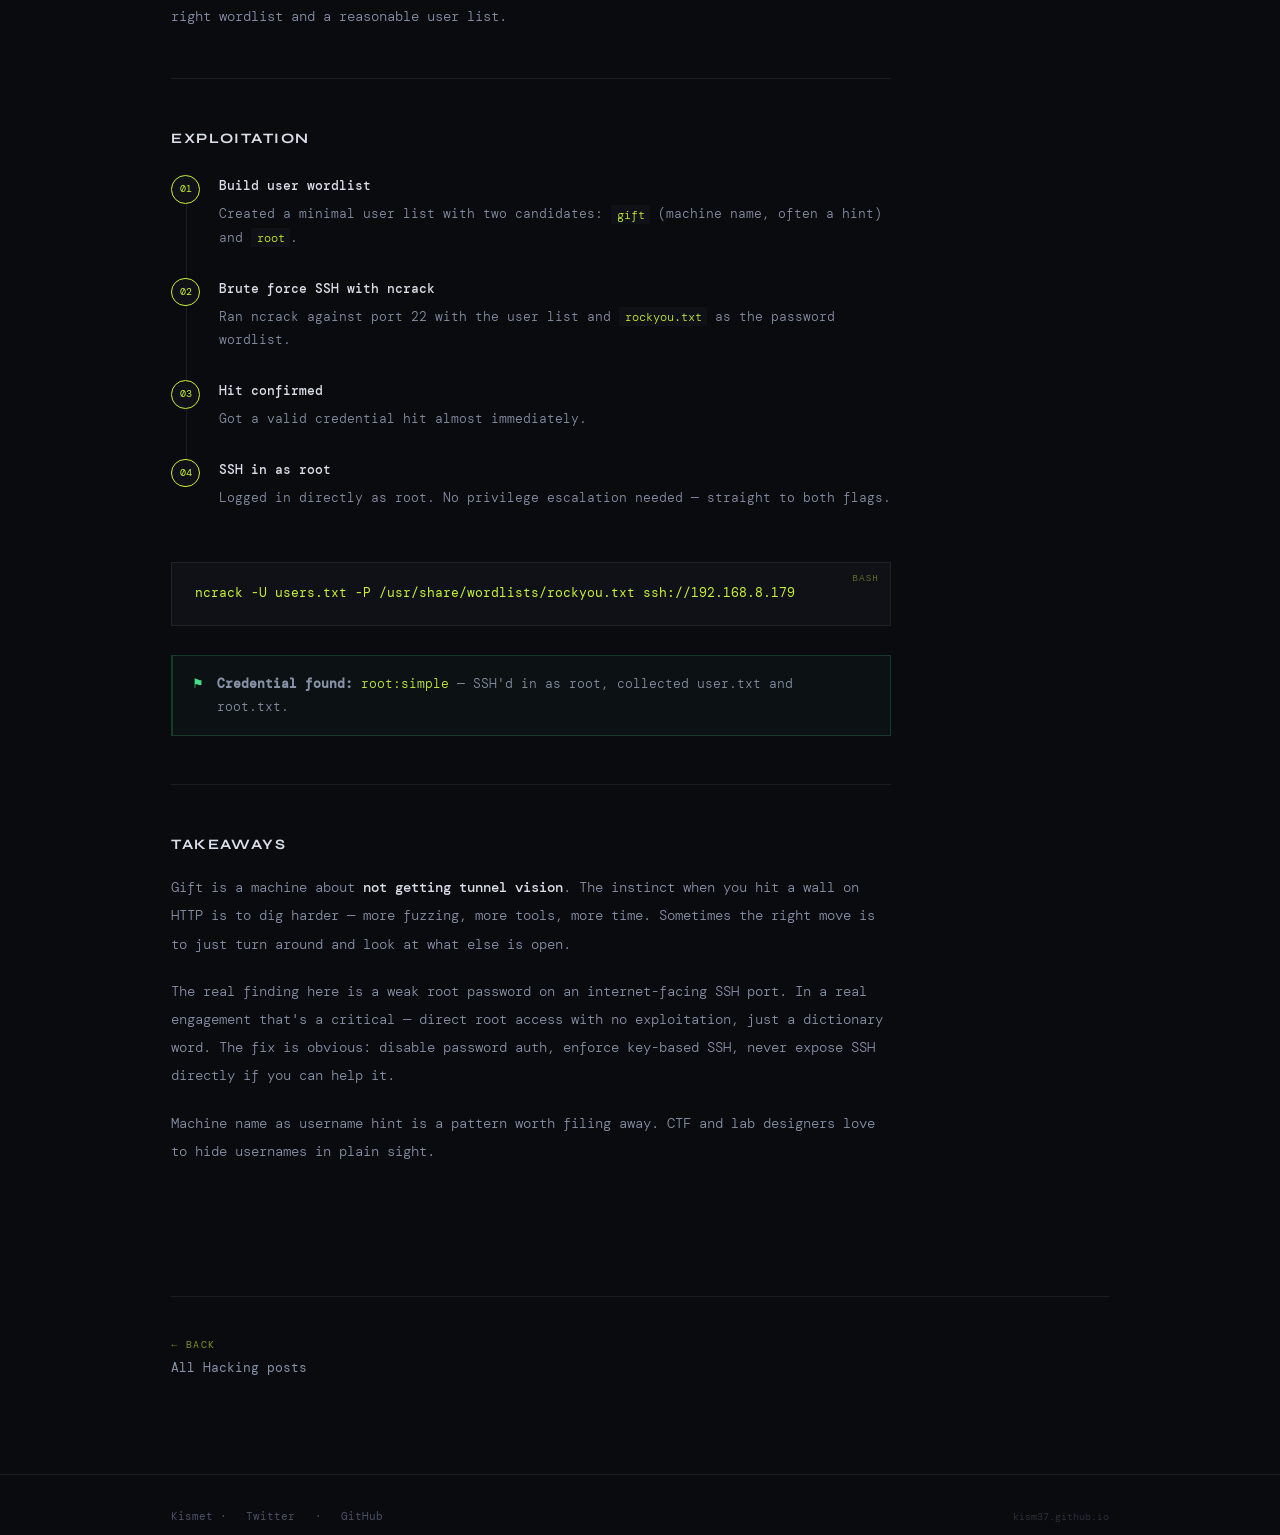
<file: posts/hacking/hackmyvm-gift.html>
<!DOCTYPE html>
<html lang="en">
<head>
  <meta charset="UTF-8" />
  <meta name="viewport" content="width=device-width, initial-scale=1.0" />
  <title>HackMyVM — Gift · Kismet</title>
  <link rel="preconnect" href="https://fonts.googleapis.com" />
  <link rel="preconnect" href="https://fonts.gstatic.com" crossorigin />
  <link href="https://fonts.googleapis.com/css2?family=Instrument+Serif:ital@0;1&family=DM+Mono:wght@300;400;500&family=Syne:wght@400;700;800&display=swap" rel="stylesheet" />
  <link rel="stylesheet" href="../../assets/style.css" />
  <style>
    /* ── POST-SPECIFIC STYLES ── */
    .post-hero {
      padding: 5rem 0 3rem;
      border-bottom: 1px solid var(--rule);
    }
    .post-label {
      font-size: .62rem; letter-spacing: .2em; text-transform: uppercase;
      color: var(--lime); margin-bottom: .8rem;
      display: flex; align-items: center; gap: .6rem;
    }
    .post-label::before { content: ''; width: 1.5rem; height: 1px; background: var(--lime); }
    .post-title {
      font-family: 'Instrument Serif', serif;
      font-size: clamp(2rem, 5vw, 3rem);
      color: var(--white); line-height: 1.1; margin-bottom: .8rem;
    }
    .post-sub {
      font-family: 'Instrument Serif', serif;
      font-style: italic; font-size: 1.1rem;
      color: var(--mid); margin-bottom: 2rem;
    }
    .post-meta-row {
      display: flex; align-items: center; gap: 1.2rem;
      flex-wrap: wrap; padding-top: 1.5rem;
      border-top: 1px solid var(--rule);
    }
    .pmeta { font-size: .68rem; color: var(--dim); display: flex; align-items: center; gap: .4rem; }
    .pmeta-label { color: var(--lime); opacity: .6; font-size: .6rem; letter-spacing: .12em; text-transform: uppercase; }
    .diff {
      font-size: .6rem; padding: .15rem .5rem;
      border: 1px solid; letter-spacing: .06em; text-transform: uppercase;
    }
    .d-easy { border-color: rgba(68,224,138,.35); color: var(--green); }

    /* Article */
    article { padding: 3.5rem 0 5rem; max-width: 720px; }
    article h2 {
      font-family: 'Syne', sans-serif; font-weight: 700;
      font-size: .9rem; letter-spacing: .1em; text-transform: uppercase;
      color: var(--bright); margin: 3rem 0 1rem;
      padding-top: 3rem; border-top: 1px solid var(--rule);
      display: flex; align-items: center; gap: .5rem;
    }
    article h2:first-child { margin-top: 0; padding-top: 0; border-top: none; }
    article p {
      font-size: .88rem; font-weight: 300;
      color: var(--mid); line-height: 2; margin-bottom: 1.2rem;
    }
    article p strong { color: var(--bright); font-weight: 500; }
    article p em { color: var(--lime); font-style: normal; }
    article ul { margin: 0 0 1.2rem 0; list-style: none; display: flex; flex-direction: column; gap: .4rem; }
    article li {
      font-size: .86rem; font-weight: 300; color: var(--mid);
      padding-left: 1.2rem; position: relative; line-height: 1.8;
    }
    article li::before { content: '—'; position: absolute; left: 0; color: var(--lime); font-size: .7rem; }

    /* Code */
    article pre {
      background: var(--ink2); border: 1px solid var(--rule);
      padding: 1.2rem 1.4rem; overflow-x: auto;
      margin: 1.2rem 0 1.8rem; position: relative;
    }
    article pre::after {
      content: attr(data-lang);
      position: absolute; top: .5rem; right: .7rem;
      font-size: .58rem; letter-spacing: .12em; text-transform: uppercase;
      color: var(--lime); opacity: .4;
    }
    article code { font-family: 'DM Mono', monospace; font-size: .8rem; color: var(--lime); line-height: 1.7; }
    article p code { background: var(--ink2); padding: .1rem .35rem; font-size: .78rem; }

    /* Callouts */
    .note {
      padding: 1rem 1.2rem; border: 1px solid; border-left: 2px solid;
      margin: 1.5rem 0; display: flex; gap: .8rem; align-items: flex-start;
      font-size: .82rem; font-weight: 300; line-height: 1.8;
    }
    .note.info  { border-color: rgba(200,241,53,.15); color: var(--mid); }
    .note.info .ni { color: var(--lime); flex-shrink: 0; }
    .note.flag  { border-color: rgba(68,224,138,.2); color: var(--mid); background: rgba(68,224,138,.03); }
    .note.flag .ni { color: var(--green); flex-shrink: 0; }
    .note.warn  { border-color: rgba(255,179,71,.2); color: var(--mid); }
    .note.warn .ni { color: var(--amber); flex-shrink: 0; }

    /* Timeline */
    .steps { display: flex; flex-direction: column; margin: 1.5rem 0; }
    .step { display: grid; grid-template-columns: 2rem 1fr; gap: 1rem; padding-bottom: 1.8rem; position: relative; }
    .step:not(:last-child)::before { content: ''; position: absolute; left: .9rem; top: 1.8rem; bottom: 0; width: 1px; background: var(--rule); }
    .step-n {
      width: 1.8rem; height: 1.8rem; border-radius: 50%;
      background: var(--ink2); border: 1px solid var(--lime);
      display: flex; align-items: center; justify-content: center;
      font-size: .6rem; color: var(--lime); flex-shrink: 0; position: relative; z-index: 1;
    }
    .step-b h4 { font-size: .82rem; color: var(--bright); margin-bottom: .3rem; font-weight: 500; }
    .step-b p  { font-size: .8rem; font-weight: 300; color: var(--mid); line-height: 1.8; margin: 0; }

    /* Post nav */
    .post-nav {
      display: flex; justify-content: space-between;
      padding-top: 2.5rem; border-top: 1px solid var(--rule);
      margin-top: 2rem; flex-wrap: wrap; gap: 1rem;
    }
    .pn-link { text-decoration: none; display: flex; flex-direction: column; gap: .2rem; max-width: 45%; }
    .pn-dir { font-size: .6rem; letter-spacing: .15em; text-transform: uppercase; color: var(--lime); opacity: .6; }
    .pn-title { font-size: .8rem; color: var(--mid); transition: color .15s; }
    .pn-link:hover .pn-title { color: var(--white); }
    .pn-link.right { text-align: right; margin-left: auto; }

    /* Progress */
    #kprog { position: fixed; top: 0; left: 0; height: 1px; background: var(--lime); z-index: 999; width: 0%; }
  </style>
</head>
<body>
  <div id="k-cur"></div>
  <div id="kprog"></div>
  <div class="grain"></div>

  <div class="search-overlay" id="k-search">
    <div class="search-box">
      <input class="search-input" id="k-sinput" type="text" placeholder="Search..." autocomplete="off" />
      <div class="search-hint">esc to close</div>
      <div class="search-results" id="k-sresults"></div>
    </div>
  </div>

  <nav><div class="nav-inner">
    <a class="nav-logo" href="/"><span class="nav-logo-dot"></span>Kismet</a>
    <ul class="nav-links">
      <li><a href="/">home</a></li>
      <li><a href="../hacking/" class="active">hacking</a></li>
      <li><a href="../ctf/">ctf</a></li>
      <li><a href="../research/">research</a></li>
      <li><a href="../misc/">misc</a></li>
      <li><a href="../../tags.html">tags</a></li>
      <li><a href="../../whoami.html">whoami</a></li>
      <li><button class="nav-search" data-search>⌕</button></li>
    </ul>
  </div></nav>

  <div class="wrap page-body">

    <!-- POST HEADER -->
    <div class="post-hero">
      <div class="post-label">🥷 HackMyVM · Easy</div>
      <h1 class="post-title">Gift</h1>
      <p class="post-sub">When the web has nothing to give, go knock on SSH's door.</p>
      <div class="post-meta-row">
        <div class="pmeta"><span class="pmeta-label">Platform</span> HackMyVM</div>
        <div class="pmeta"><span class="pmeta-label">Read</span> 4 min</div>
        <div class="pmeta"><span class="pmeta-label">Difficulty</span> <span class="diff d-easy">Easy</span></div>
        <div class="pmeta"><span class="pmeta-label">Tags</span> SSH · Brute Force · Recon</div>
      </div>
    </div>

    <article>

      <h2>Overview</h2>
      <p>
        Gift is an easy HackMyVM machine that teaches a clean lesson: when one door is locked, check the others. HTTP gave us nothing. SSH gave us everything. The vulnerability here isn't exotic — it's a <strong>weak root password</strong> on an exposed SSH port, brute-forceable with the right wordlist.
      </p>
      <div class="note info">
        <span class="ni">ℹ</span>
        <span>All testing was done in a local lab environment on HackMyVM. Target IP: <code>192.168.8.179</code>, added to <code>/etc/hosts</code> as <code>gift.hmv</code>.</span>
      </div>

      <h2>Reconnaissance</h2>
      <p>
        Started with an <code>fping</code> sweep to identify the target on the local network. With two known addresses already taken (AP and my machine), the remaining IP was the target.
      </p>
      <pre data-lang="bash"><code># Identify live hosts
fping -a -g 192.168.8.0/24 2>/dev/null

# Full port scan
nmap -sC -sV -p- 192.168.8.179</code></pre>
      <p>
        Nmap returned two open ports: <strong>22 (SSH)</strong> and <strong>80 (HTTP)</strong>. Nothing unusual in the service versions. Added the target to <code>/etc/hosts</code> and moved on.
      </p>

      <h2>Enumeration</h2>
      <p>
        Hit port 80 first. Ran <code>dirb</code> and <code>nikto</code> against the HTTP service looking for hidden directories or misconfigurations. Found nothing beyond a default <code>index.html</code>. The web surface was completely flat — no forms, no parameters, no interesting headers.
      </p>
      <div class="note warn">
        <span class="ni">⚠</span>
        <span>When HTTP is a dead end, SSH becomes the priority target. Don't spend too long banging on a door that has nothing behind it.</span>
      </div>
      <p>
        With HTTP exhausted, I pivoted to port 22. The attack surface here is straightforward: SSH with no key-based auth enforcement means password brute-force is viable if you have the right wordlist and a reasonable user list.
      </p>

      <h2>Exploitation</h2>
      <div class="steps">
        <div class="step">
          <div class="step-n">01</div>
          <div class="step-b">
            <h4>Build user wordlist</h4>
            <p>Created a minimal user list with two candidates: <code>gift</code> (machine name, often a hint) and <code>root</code>.</p>
          </div>
        </div>
        <div class="step">
          <div class="step-n">02</div>
          <div class="step-b">
            <h4>Brute force SSH with ncrack</h4>
            <p>Ran ncrack against port 22 with the user list and <code>rockyou.txt</code> as the password wordlist.</p>
          </div>
        </div>
        <div class="step">
          <div class="step-n">03</div>
          <div class="step-b">
            <h4>Hit confirmed</h4>
            <p>Got a valid credential hit almost immediately.</p>
          </div>
        </div>
        <div class="step">
          <div class="step-n">04</div>
          <div class="step-b">
            <h4>SSH in as root</h4>
            <p>Logged in directly as root. No privilege escalation needed — straight to both flags.</p>
          </div>
        </div>
      </div>

      <pre data-lang="bash"><code>ncrack -U users.txt -P /usr/share/wordlists/rockyou.txt ssh://192.168.8.179</code></pre>

      <div class="note flag">
        <span class="ni">⚑</span>
        <span><strong>Credential found:</strong> <code>root:simple</code> — SSH'd in as root, collected user.txt and root.txt.</span>
      </div>

      <h2>Takeaways</h2>
      <p>
        Gift is a machine about <strong>not getting tunnel vision</strong>. The instinct when you hit a wall on HTTP is to dig harder — more fuzzing, more tools, more time. Sometimes the right move is to just turn around and look at what else is open.
      </p>
      <p>
        The real finding here is a weak root password on an internet-facing SSH port. In a real engagement that's a critical — direct root access with no exploitation, just a dictionary word. The fix is obvious: disable password auth, enforce key-based SSH, never expose SSH directly if you can help it.
      </p>
      <p>
        Machine name as username hint is a pattern worth filing away. CTF and lab designers love to hide usernames in plain sight.
      </p>

    </article>

    <div class="post-nav">
      <a class="pn-link" href="../hacking/">
        <span class="pn-dir">← Back</span>
        <span class="pn-title">All Hacking posts</span>
      </a>
    </div>

  </div>

  <footer><div class="foot-inner">
    <div class="foot-l">Kismet · <a href="https://twitter.com/kism3t_09" target="_blank" rel="noopener">Twitter</a> · <a href="https://github.com/kism37" target="_blank" rel="noopener">GitHub</a></div>
    <div class="foot-r">kism37.github.io</div>
  </div></footer>

  <script src="../../assets/main.js"></script>
</body>
</html>
</file>
<file: assets/style.css>
@import url('https://fonts.googleapis.com/css2?family=Instrument+Serif:ital@0;1&family=DM+Mono:wght@300;400;500&family=Syne:wght@400;700;800&display=swap');

:root {
  --ink:      #0a0b0f;
  --ink2:     #0f1117;
  --ink3:     #161820;
  --rule:     rgba(255,255,255,0.07);
  --rule-h:   rgba(255,255,255,0.14);
  --lime:     #c8f135;
  --lime-dim: rgba(200,241,53,0.1);
  --dim:      #4a5166;
  --mid:      #8892a8;
  --bright:   #d8dde8;
  --white:    #f0f2f7;
  --red:      #ff4444;
  --amber:    #ffb347;
  --green:    #44e08a;
  --mono:     'DM Mono', monospace;
  --serif:    'Instrument Serif', serif;
  --sans:     'Syne', sans-serif;
  --max:      1040px;
  --pad:      clamp(1.5rem, 4vw, 3.5rem);
}

*, *::before, *::after { box-sizing: border-box; margin: 0; padding: 0; }
html { scroll-behavior: smooth; font-size: 16px; }

body {
  background: var(--ink);
  color: var(--mid);
  font-family: var(--mono);
  font-size: .875rem;
  line-height: 1.7;
  overflow-x: hidden;
  cursor: none;
}

/* ── CURSOR ── */
#k-cur {
  position: fixed; top: 0; left: 0; z-index: 9000;
  width: 6px; height: 6px;
  background: var(--lime);
  border-radius: 50%;
  transform: translate(-50%,-50%);
  pointer-events: none;
  mix-blend-mode: exclusion;
  transition: width .12s, height .12s;
}
#k-cur.big { width: 20px; height: 20px; }

/* ── GRAIN ── */
.grain {
  position: fixed; inset: 0; z-index: 8000; pointer-events: none;
  background-image: url("data:image/svg+xml,%3Csvg xmlns='http://www.w3.org/2000/svg' width='200' height='200'%3E%3Cfilter id='n'%3E%3CfeTurbulence type='fractalNoise' baseFrequency='0.85' numOctaves='4' stitchTiles='stitch'/%3E%3C/filter%3E%3Crect width='200' height='200' filter='url(%23n)' opacity='0.04'/%3E%3C/svg%3E");
  opacity: 1; mix-blend-mode: overlay;
}

/* ── NAV ── */
nav {
  position: fixed; top: 0; left: 0; right: 0; z-index: 500;
  border-bottom: 1px solid var(--rule);
  background: rgba(10,11,15,.9);
  backdrop-filter: blur(14px);
}
.nav-inner {
  max-width: var(--max); margin: 0 auto;
  padding: 1rem var(--pad);
  display: flex; justify-content: space-between; align-items: center;
  gap: 1rem;
}
.nav-logo {
  font-family: var(--sans); font-size: .95rem; font-weight: 800;
  letter-spacing: .02em; color: var(--white); text-decoration: none;
  display: flex; align-items: center; gap: .5rem;
}
.nav-logo-dot { width: 6px; height: 6px; border-radius: 50%; background: var(--lime); flex-shrink: 0; }
.nav-links { display: flex; gap: 1.8rem; list-style: none; align-items: center; }
.nav-links a {
  font-size: .68rem; letter-spacing: .12em; text-transform: uppercase;
  color: var(--dim); text-decoration: none; transition: color .15s;
}
.nav-links a:hover, .nav-links a.active { color: var(--white); }
.nav-links a.active { border-bottom: 1px solid var(--lime); padding-bottom: 1px; }
.nav-search {
  background: none; border: none; color: var(--dim);
  font-size: .78rem; cursor: none; transition: color .15s; padding: 0;
}
.nav-search:hover { color: var(--lime); }

/* ── LAYOUT ── */
.wrap { max-width: var(--max); margin: 0 auto; padding: 0 var(--pad); }
.page-body { padding-top: 5.5rem; }

/* ── FOOTER ── */
footer {
  border-top: 1px solid var(--rule);
  margin-top: 6rem; padding: 2rem 0;
}
.foot-inner {
  max-width: var(--max); margin: 0 auto; padding: 0 var(--pad);
  display: flex; justify-content: space-between; align-items: center;
  flex-wrap: wrap; gap: 1rem;
}
.foot-l { font-size: .7rem; color: var(--dim); display: flex; align-items: center; gap: 1.2rem; }
.foot-l a { color: var(--dim); text-decoration: none; transition: color .15s; }
.foot-l a:hover { color: var(--lime); }
.foot-r { font-size: .65rem; color: var(--dim); opacity: .5; }

/* ── PAGE TITLE BLOCK ── */
.ptitle {
  padding: 3.5rem 0 2.5rem;
  border-bottom: 1px solid var(--rule);
  margin-bottom: 0;
}
.ptitle .label {
  font-size: .65rem; letter-spacing: .2em; text-transform: uppercase;
  color: var(--lime); margin-bottom: .6rem;
  display: flex; align-items: center; gap: .6rem;
}
.ptitle .label::before { content: ''; width: 1.5rem; height: 1px; background: var(--lime); }
.ptitle h1 {
  font-family: var(--sans); font-weight: 800;
  font-size: clamp(2rem, 5vw, 3.5rem);
  color: var(--white); letter-spacing: -.01em; line-height: 1;
}
.ptitle p {
  margin-top: .9rem; font-size: .85rem; font-weight: 300;
  color: var(--mid); max-width: 500px; line-height: 1.85;
}

/* ── POST LIST ── */
.post-list { display: flex; flex-direction: column; }
.pitem {
  display: grid;
  grid-template-columns: 3.5rem 1fr;
  gap: 0 1.5rem;
  padding: 1.8rem 0;
  border-bottom: 1px solid var(--rule);
  text-decoration: none;
  position: relative;
  transition: background .15s;
}
.pitem:first-child { border-top: 1px solid var(--rule); }
.pitem::after {
  content: ''; position: absolute;
  left: calc(-1 * var(--pad)); right: calc(-1 * var(--pad)); top: 0; bottom: 0;
  background: var(--lime-dim); opacity: 0;
  transition: opacity .2s; pointer-events: none;
}
.pitem:hover::after { opacity: 1; }
.pitem-num {
  font-family: var(--sans); font-size: .65rem; font-weight: 700;
  color: var(--dim); padding-top: .2rem; letter-spacing: .05em;
  transition: color .2s;
}
.pitem:hover .pitem-num { color: var(--lime); }
.pitem-body {}
.pitem-cat {
  font-size: .6rem; letter-spacing: .18em; text-transform: uppercase;
  margin-bottom: .45rem; display: flex; align-items: center; gap: .4rem;
}
.pitem-cat::before { content: ''; width: 3px; height: 3px; border-radius: 50%; background: currentColor; flex-shrink: 0; }
.c-hacking  { color: var(--lime); }
.c-ctf      { color: var(--amber); }
.c-research { color: #a78bfa; }
.c-misc     { color: var(--mid); }

.pitem-title {
  font-family: var(--serif); font-size: 1.2rem;
  color: var(--bright); line-height: 1.3;
  margin-bottom: .35rem;
  transition: color .15s;
}
.pitem:hover .pitem-title { color: var(--white); }
.pitem-excerpt {
  font-size: .78rem; font-weight: 300;
  color: var(--dim); line-height: 1.75;
  max-width: 560px; margin-bottom: .55rem;
  transition: color .15s;
}
.pitem:hover .pitem-excerpt { color: var(--mid); }
.pitem-meta { display: flex; align-items: center; gap: .9rem; }
.pitem-date, .pitem-read { font-size: .65rem; color: var(--dim); }
.pitem-diff {
  font-size: .6rem; padding: .1rem .45rem;
  border: 1px solid; letter-spacing: .06em;
}
.d-easy   { border-color: rgba(68,224,138,.35); color: var(--green); }
.d-medium { border-color: rgba(255,179,71,.35);  color: var(--amber); }
.d-hard   { border-color: rgba(255,68,68,.35);   color: var(--red); }
.d-insane { border-color: rgba(167,139,250,.35); color: #a78bfa; }

/* Empty state */
.empty {
  padding: 4rem 0; border-top: 1px solid var(--rule); border-bottom: 1px solid var(--rule);
  text-align: center;
}
.empty-t { font-size: .68rem; letter-spacing: .15em; text-transform: uppercase; color: var(--dim); margin-bottom: .4rem; }
.empty-s { font-size: .8rem; font-weight: 300; color: var(--dim); opacity: .6; }

/* ── TAGS ── */
.tag-group { margin-bottom: 2.5rem; }
.tag-group-lbl { font-size: .6rem; letter-spacing: .2em; text-transform: uppercase; color: var(--dim); opacity: .5; margin-bottom: .8rem; }
.tag-cloud { display: flex; flex-wrap: wrap; gap: .4rem; }
.tag-pill {
  padding: .28rem .75rem;
  border: 1px solid var(--rule); color: var(--mid);
  font-size: .7rem; text-decoration: none; letter-spacing: .03em;
  transition: border-color .15s, color .15s;
  display: inline-flex; align-items: center; gap: .45rem;
}
.tag-pill:hover { border-color: var(--lime); color: var(--lime); }
.tag-pill .tc { font-size: .6rem; color: var(--lime); opacity: .6; }

/* ── SEARCH ── */
.search-overlay {
  position: fixed; inset: 0; z-index: 700;
  background: rgba(10,11,15,.96);
  backdrop-filter: blur(18px);
  display: flex; align-items: flex-start; justify-content: center;
  padding-top: 18vh;
  opacity: 0; pointer-events: none; transition: opacity .18s;
}
.search-overlay.open { opacity: 1; pointer-events: all; }
.search-box { width: 100%; max-width: 520px; padding: 0 var(--pad); }
.search-input {
  width: 100%; background: var(--ink2);
  border: none; border-bottom: 1px solid var(--lime);
  padding: .9rem .2rem; font-family: var(--mono); font-size: .95rem;
  color: var(--white); outline: none;
}
.search-input::placeholder { color: var(--dim); }
.search-hint { font-size: .62rem; color: var(--dim); margin-top: .5rem; letter-spacing: .06em; }
.search-results { margin-top: 1.5rem; display: flex; flex-direction: column; gap: .3rem; }
.sr-item { padding: .8rem .6rem; border-bottom: 1px solid var(--rule); text-decoration: none; display: flex; justify-content: space-between; align-items: center; transition: background .15s; }
.sr-item:hover { background: var(--ink2); }
.sr-title { font-size: .85rem; color: var(--bright); }
.sr-cat   { font-size: .6rem; letter-spacing: .12em; text-transform: uppercase; color: var(--lime); }

/* ── SCROLL PROGRESS ── */
#kprog { position: fixed; top: 0; left: 0; height: 1px; background: var(--lime); z-index: 999; width: 0%; }

/* ── REVEAL ── */
.rev { opacity: 0; transform: translateY(18px); transition: opacity .55s ease, transform .55s ease; }
.rev.in { opacity: 1; transform: translateY(0); }

/* ── RESPONSIVE ── */
@media (max-width: 640px) {
  .nav-links { gap: 1rem; }
  .nav-links li:not(:last-child):not(:nth-last-child(2)) { display: none; }
  .pitem { grid-template-columns: 1fr; gap: 0; }
  .pitem-num { display: none; }
}
</file>
